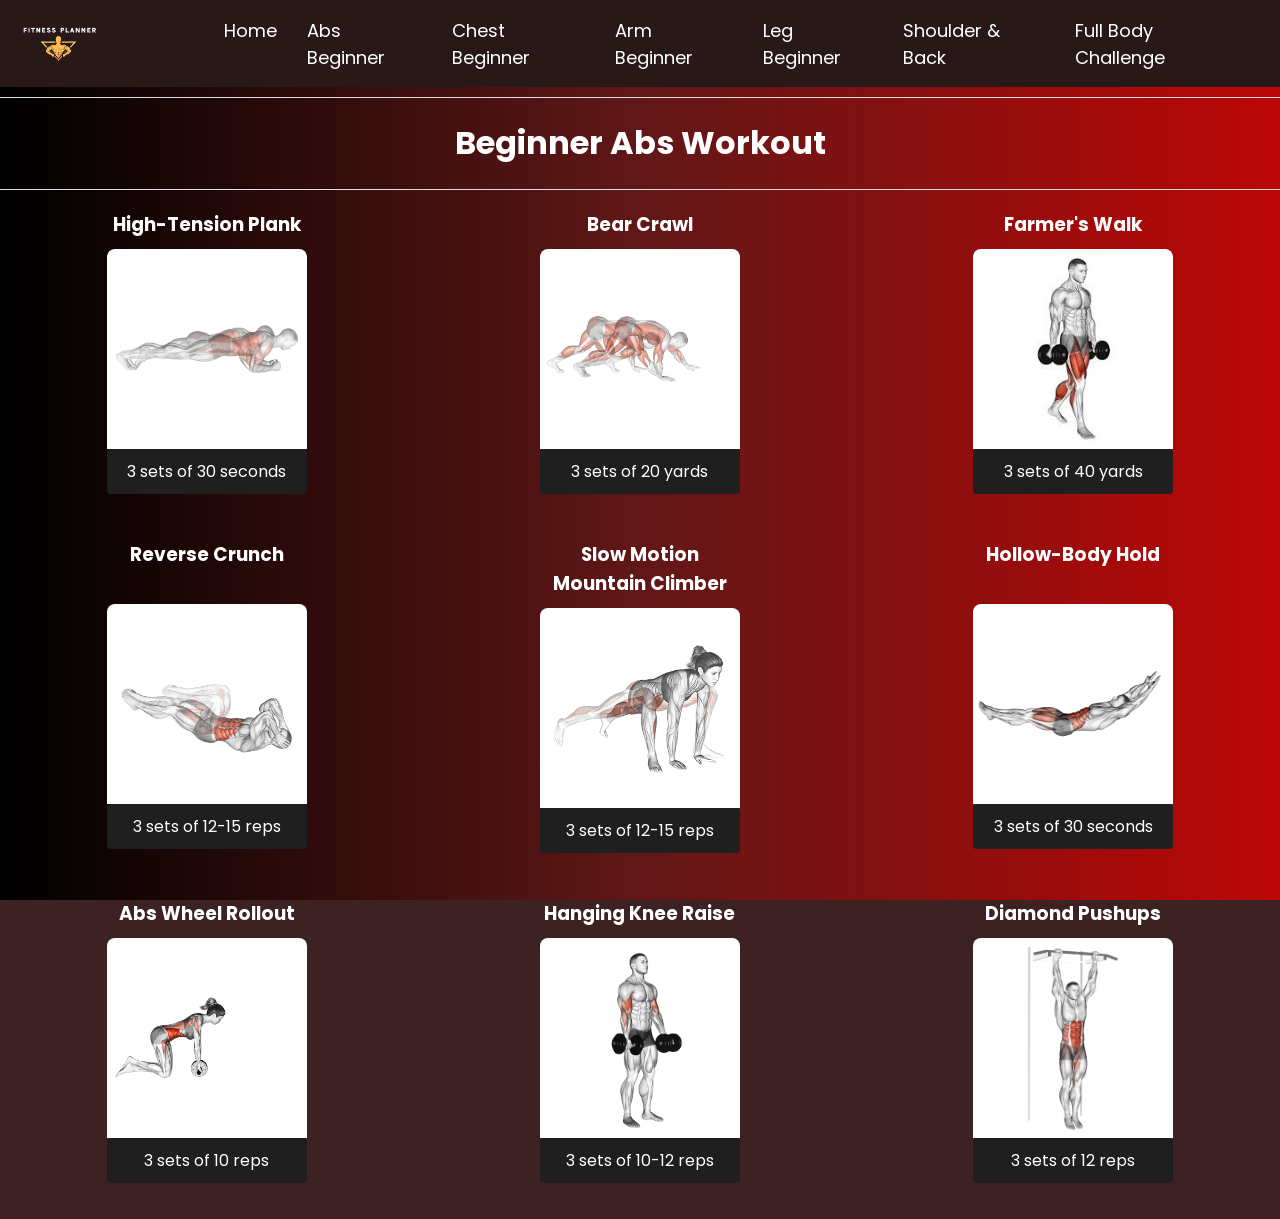
<file: absbeginer.html>
<!-- <!DOCTYPE html>
<html lang="en">
<head>
    <meta charset="UTF-8">
    <meta name="viewport" content="width=device-width, initial-scale=1.0">
    <title>Document</title>
    <style>
       
            body {
    font-family: 'Poppins', sans-serif;
  background-color: rgb(60, 34, 34);   
    background-image: linear-gradient(to right, #000000, #611717, #bc0606); 
    background-size: cover; 
    background-attachment: fixed;
    margin: 0;
    padding: 0;
    color: white;
        }
        #topmain {
    display: flex;
    
    justify-content: space-between;
    align-items: center;
    padding: 10px 20px;
    background-color: #291818;
}

#logo img {
    height: 60px;
    width: auto;
}

nav {
    display: flex;
    flex-grow: 1;
    margin-left: 110px;
}

nav a {
    position: relative;
    color: #ffffff;
    text-decoration: none;
    padding: 5px 15px;
    font-size: 18px;
}

nav a::after {
    content: '';
    position: absolute;
    width: 0;
    height: 2px;
    background-color: #ffffff;
    left: 0;
    bottom: 0;
    transition: width 0.3s ease-in-out;
}

nav a:hover::after {
    left: 30%;
    width: 40%;
}
        .exercise-container {
            display: flex;
            flex-wrap: wrap;
            justify-content: space-around;
            gap: 20px;
            margin-bottom: 20px;
        }
        .exercise-item {
            width: 200px;
            text-align: center;
        }
        .exercise-item img {
            width: 100%;
            height: auto;
        }
        .exercise-item h3 {
            margin: 0;
            padding: 10px 0;
        }
        hr {
            border: 0;
            border-top: 1px solid #ddd;
            margin: 10px 0;
        }
        h1{
            text-align: center;
        }
    </style>
</head>
<body>
    <div id="topmain">
        <div id="logo">
            <img src="logofit.png" alt="Fit-Track Logo">
        </div>
        <nav>
            <a href="home.php">Home</a>
            <a href="plan.html">Planner</a>
            <a href="profile.php">Profile</a>
            <a href="calci.html">Calculators</a>
         
        </nav>
    </div>
    <hr>
    <h1> Beginner Abs Workout</h1>
    <hr>
    <div class="exercise-container">
        <div class="exercise-item">
            <h3>High-Tension Plank</h3>
            <img src="plank2.png" alt="Hammer Curl">
        </div>
        <div class="exercise-item">
            <h3>Bear Crawal</h3>
            <img src="bear-crawl-.gif" alt="Standing Cable Biceps Curl">
        </div>
        <div class="exercise-item">
            <h3>Farmer's Walk</h3>
            <img src="farmers walk.jfif" alt="Triceps Rope Pushdown">
        </div>
    </div>
    <div class="exercise-container">
        <div class="exercise-item">
            <h3>Reverse Crunch</h3>
            <img src="reverse-crunch.gif" alt="Bench Dips">
        </div>
        <div class="exercise-item">
            <h3>Slow Motion Mountain-Climber</h3>
            <img src="mountainclimbed.png" alt="Barbell Biceps Curl">
        </div>
        <div class="exercise-item">
            <h3>Hollow-Body Hollow-Body</h3>
            <img src="hollow-body-holds.gif" alt="Preacher Curl">
        </div>
    </div>
    <div class="exercise-container">
        <div class="exercise-item">
            <h3>Abs Wheel Rollout</h3>
            <img src="abs-wheel rollout.gif" alt="Concentration Curls">
        </div>
        <div class="exercise-item">
            <h3>Hanging Knee Raise</h3>
            <img src="dumbbell-bicep-curl.png" alt="Alternating Dumbbell Biceps Curl">
        </div>
        <div class="exercise-item">
            <h3>Close-Hand Pushups aka Diamond Pushups</h3>
            <img src="hanging knee raise.gif" alt="">
            
        </div><br>
       
</body>
</html> -->
<!DOCTYPE html>
<html lang="en">
<head>
    <meta charset="UTF-8">
    <meta name="viewport" content="width=device-width, initial-scale=1.0">
    <title>Beginner Abs Workout</title>
    <link href="https://fonts.googleapis.com/css2?family=Poppins:wght@400;600&display=swap" rel="stylesheet">
    <style>
        body {
            font-family: 'Poppins', sans-serif;
            background-color: rgb(60, 34, 34);   
            background-image: linear-gradient(to right, #000000, #611717, #bc0606); 
            background-size: cover; 
            background-attachment: fixed;
            margin: 0;
            padding: 0;
            color: white;
        }
        #topmain {
            display: flex;
            justify-content: space-between;
            align-items: center;
            padding: 10px 20px;
            background-color: #291818;
        }
        #logo img {
            height: 60px;
            width: auto;
        }
        nav {
            display: flex;
            flex-grow: 1;
            margin-left: 110px;
        }
        nav a {
            position: relative;
            color: #ffffff;
            text-decoration: none;
            padding: 5px 15px;
            font-size: 18px;
        }
        nav a::after {
            content: '';
            position: absolute;
            width: 0;
            height: 2px;
            background-color: #ffffff;
            left: 0;
            bottom: 0;
            transition: width 0.3s ease-in-out;
        }
        nav a:hover::after {
            left: 30%;
            width: 40%;
        }
        .exercise-container {
            display: flex;
            flex-wrap: wrap;
            justify-content: space-around;
            gap: 20px;
            margin-bottom: 20px;
        }
        .exercise-item {
            width: 200px;
            text-align: center;
            transition: transform 0.3s ease-in-out;
        }
        .exercise-item:hover {
            transform: scale(1.05); /* Hover zoom effect */
        }
        .exercise-item img {
            width: 100%;
            height: auto;
            display: block;
            border-radius: 8px;
            border-bottom-left-radius: 0px;
            border-bottom-right-radius: 0px;
        }
        .exercise-item h3 {
            margin: 0;
            padding: 10px 0;
        }
        .exercise-item p {
            margin-top: 0px;
            padding: 10px;
            background-color: #1f1f1f;
            color: #ffffff;
            font-size: 16px;
            text-align: center;
            border-radius: 4px;
            transition: background-color 0.3s ease-in-out;
        }
        .exercise-item:hover p {
            background-color: #611717; /* Hover effect on text */
        }
        hr {
            border: 0;
            border-top: 1px solid #ddd;
            margin: 10px 0;
        }
        h1 {
            text-align: center;
        }
        
        /* Responsive adjustments */
        @media (max-width: 768px) {
            .exercise-item p {
                font-size: 14px;
            }
        }

        @media (max-width: 480px) {
            .exercise-item p {
                font-size: 12px;
            }
        }
    </style>
</head>
<body>
    <div id="topmain">
        <div id="logo">
            <img src="logofit.png" alt="Fit-Track Logo">
        </div>
        <nav>
            <a href="home.php">Home</a>
            <a href="absbeginer.html">Abs Beginner</a>
            <a href="chestbeginer.html">Chest Beginner</a>
            <a href="armbeginer.html">Arm Beginner</a>
            <a href="legbeginer.html">Leg Beginner</a>
            <a href="shoulderandbackbeginer.html">Shoulder & Back </a>
            <a href="fullbodychallenge.html">Full Body Challenge</a>
        </nav>
    </div>
    <hr>
    <h1>Beginner Abs Workout</h1>
    <hr>
    <div class="exercise-container">
        <div class="exercise-item">
            <h3>High-Tension Plank</h3>
            <img src="plank2.png" alt="High-Tension Plank">
            <p>3 sets of 30 seconds</p>
        </div>
        <div class="exercise-item">
            <h3>Bear Crawl</h3>
            <img src="bear-crawl-.gif" alt="Bear Crawl">
            <p>3 sets of 20 yards</p>
        </div>
        <div class="exercise-item">
            <h3>Farmer's Walk</h3>
            <img src="farmers walk.jfif" alt="Farmer's Walk">
            <p>3 sets of 40 yards</p>
        </div>
    </div>
    <div class="exercise-container">
        <div class="exercise-item">
            <h3>Reverse Crunch</h3><br>
            <img src="reverse-crunch.gif" alt="Reverse Crunch">
            <p>3 sets of 12-15 reps</p>
        </div>
        <div class="exercise-item">
            <h3>Slow Motion Mountain Climber</h3>
            <img src="mountainclimbed.png" alt="Slow Motion Mountain Climber">
            <p>3 sets of 12-15 reps</p>
        </div>
        <div class="exercise-item">
            <h3>Hollow-Body Hold</h3><br>
            <img src="hollow-body-holds.gif" alt="Hollow-Body Hold">
            <p>3 sets of 30 seconds</p>
        </div>
    </div>
    <div class="exercise-container">
        <div class="exercise-item">
            <h3>Abs Wheel Rollout</h3>
            <img src="abs-wheel rollout.gif" alt="Abs Wheel Rollout">
            <p>3 sets of 10 reps</p>
        </div>
        <div class="exercise-item">
            <h3>Hanging Knee Raise</h3>
            <img src="dumbbell-bicep-curl.png" alt="Hanging Knee Raise">
            <p>3 sets of 10-12 reps</p>
        </div>
        <div class="exercise-item">
            <h3>Diamond Pushups</h3>
            <img src="hanging knee raise.gif" alt="Diamond Pushups">
            <p>3 sets of 12 reps</p>
        </div>
    </div>
</body>
</html>
</file>
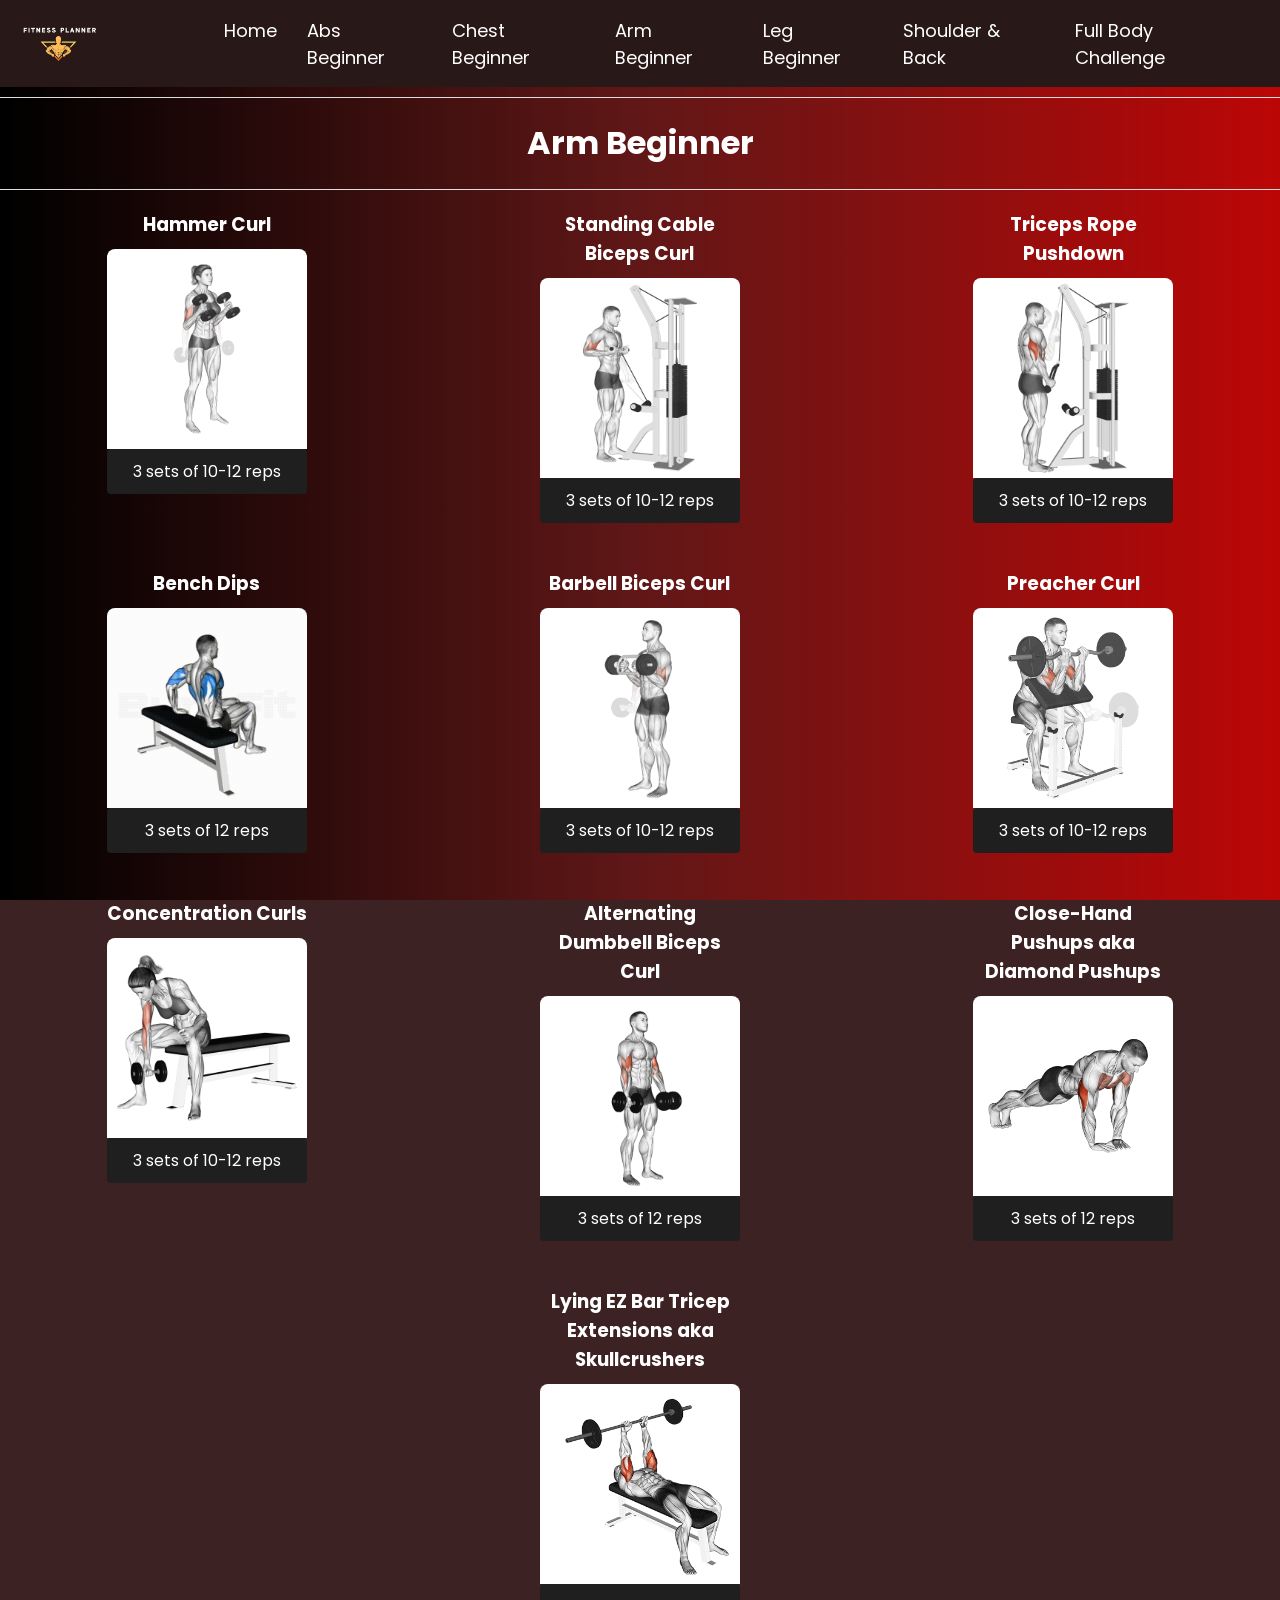
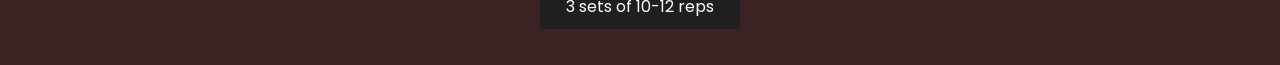
<file: armbeginer.html>
<!-- <!DOCTYPE html>
<html lang="en">
<head>
    <meta charset="UTF-8">
    <meta name="viewport" content="width=device-width, initial-scale=1.0">
    <title>Document</title>
    <style>
       
            body {
    font-family: 'Poppins', sans-serif;
  background-color: rgb(60, 34, 34);   
    background-image: linear-gradient(to right, #000000, #611717, #bc0606); 
    background-size: cover; 
    background-attachment: fixed;
    margin: 0;
    padding: 0;
    color: white;
        }
        #topmain {
    display: flex;
    
    justify-content: space-between;
    align-items: center;
    padding: 10px 20px;
    background-color: #291818;
}

#logo img {
    height: 60px;
    width: auto;
}

nav {
    display: flex;
    flex-grow: 1;
    margin-left: 110px;
}

nav a {
    position: relative;
    color: #ffffff;
    text-decoration: none;
    padding: 5px 15px;
    font-size: 18px;
}

nav a::after {
    content: '';
    position: absolute;
    width: 0;
    height: 2px;
    background-color: #ffffff;
    left: 0;
    bottom: 0;
    transition: width 0.3s ease-in-out;
}

nav a:hover::after {
    left: 30%;
    width: 40%;
}
        .exercise-container {
            display: flex;
            flex-wrap: wrap;
            justify-content: space-around;
            gap: 20px;
            margin-bottom: 20px;
        }
        .exercise-item {
            width: 200px;
            text-align: center;
        }
        .exercise-item img {
            width: 100%;
            height: auto;
        }
        .exercise-item h3 {
            margin: 0;
            padding: 10px 0;
        }
        hr {
            border: 0;
            border-top: 1px solid #ddd;
            margin: 10px 0;
        }
    </style>
</head>
<body>
    <div id="topmain">
        <div id="logo">
            <img src="logofit.png" alt="Fit-Track Logo">
        </div>
        <nav>
            <a href="home.php">Home</a>
            <a href="plan.html">Planner</a>
            <a href="profile.php">Profile</a>
            <a href="calci.html">Calculators</a>
         
        </nav>
    </div>
    <hr>
    <h1>Arm Beginner</h1>
    <hr>
    <div class="exercise-container">
        <div class="exercise-item">
            <h3>Hammer Curl</h3>
            <img src="hammercurl2.png" alt="Hammer Curl">
        </div>
        <div class="exercise-item">
            <h3>Standing Cable Biceps Curl</h3>
            <img src="cable-drag-curl.png" alt="Standing Cable Biceps Curl">
        </div>
        <div class="exercise-item">
            <h3>Triceps Rope Pushdown</h3>
            <img src="cable-tricep-pushdown.png" alt="Triceps Rope Pushdown">
        </div>
    </div>
    <div class="exercise-container">
        <div class="exercise-item">
            <h3>Bench Dips</h3>
            <img src="BENCH_DIPS.png" alt="Bench Dips">
        </div>
        <div class="exercise-item">
            <h3>Barbell Biceps Curl</h3>
            <img src="barbeelbicep.png" alt="Barbell Biceps Curl">
        </div>
        <div class="exercise-item">
            <h3>Preacher Curl</h3>
            <img src="preacher-curl.png" alt="Preacher Curl">
        </div>
    </div>
    <div class="exercise-container">
        <div class="exercise-item">
            <h3>Concentration Curls</h3>
            <img src="dumbbell-concentration-curl.png" alt="Concentration Curls">
        </div>
        <div class="exercise-item">
            <h3>Alternating Dumbbell Biceps Curl</h3>
            <img src="dumbbell-bicep-curl.png" alt="Alternating Dumbbell Biceps Curl">
        </div>
        <div class="exercise-item">
            <h3>Close-Hand Pushups aka Diamond Pushups</h3>
            <img src="diamond-pushup.png" alt="">
            
        </div>
    </div>
    <div class="exercise-container">
        <div class="exercise-item">
            <h3>Lying EZ Bar Tricep Extensions aka Skullcrushers</h3>
            <img src="tricepbench.png" alt="">
        
        </div>
    </div>
</body>
</html> -->
<!DOCTYPE html>
<html lang="en">
<head>
    <meta charset="UTF-8">
    <meta name="viewport" content="width=device-width, initial-scale=1.0">
    <title>Arm Beginner Workout</title>
    <link href="https://fonts.googleapis.com/css2?family=Poppins:wght@400;600&display=swap" rel="stylesheet">
    <style>
        body {
            font-family: 'Poppins', sans-serif;
            background-color: rgb(60, 34, 34);   
            background-image: linear-gradient(to right, #000000, #611717, #bc0606); 
            background-size: cover; 
            background-attachment: fixed;
            margin: 0;
            padding: 0;
            color: white;
        }
        #topmain {
            display: flex;
            justify-content: space-between;
            align-items: center;
            padding: 10px 20px;
            background-color: #291818;
        }
        #logo img {
            height: 60px;
            width: auto;
        }
        nav {
            display: flex;
            flex-grow: 1;
            margin-left: 110px;
        }
        nav a {
            position: relative;
            color: #ffffff;
            text-decoration: none;
            padding: 5px 15px;
            font-size: 18px;
        }
        nav a::after {
            content: '';
            position: absolute;
            width: 0;
            height: 2px;
            background-color: #ffffff;
            left: 0;
            bottom: 0;
            transition: width 0.3s ease-in-out;
        }
        nav a:hover::after {
            left: 30%;
            width: 40%;
        }
        .exercise-container {
            display: flex;
            flex-wrap: wrap;
            justify-content: space-around;
            gap: 20px;
            margin-bottom: 20px;
        }
        .exercise-item {
            width: 200px;
            text-align: center;
            transition: transform 0.3s ease-in-out;
        }
        .exercise-item:hover {
            transform: scale(1.05);
        }
        .exercise-item img {
            width: 100%;
            height: auto;
            display: block;
            border-radius: 8px;
            border-bottom-left-radius: 0px;
            border-bottom-right-radius: 0px;
        }
        .exercise-item h3 {
            margin: 0;
            padding: 10px 0;
        }
        .exercise-item p {
            margin-top: 0px;
            padding: 10px;
            background-color: #1f1f1f;
            color: #ffffff;
            font-size: 16px;
            text-align: center;
            border-radius: 4px;
            transition: background-color 0.3s ease-in-out;
        }
        .exercise-item:hover p {
            background-color: #611717;
        }
        hr {
            border: 0;
            border-top: 1px solid #ddd;
            margin: 10px 0;
        }
        h1 {
            text-align: center;
        }

        /* Responsive adjustments */
        @media (max-width: 768px) {
            .exercise-item p {
                font-size: 14px;
            }
        }

        @media (max-width: 480px) {
            .exercise-item p {
                font-size: 12px;
            }
        }
    </style>
</head>
<body>
    <div id="topmain">
        <div id="logo">
            <img src="logofit.png" alt="Fit-Track Logo">
        </div>
        <nav>
            <a href="home.php">Home</a>
            <a href="absbeginer.html">Abs Beginner</a>
            <a href="chestbeginer.html">Chest Beginner</a>
            <a href="armbeginer.html">Arm Beginner</a>
            <a href="legbeginer.html">Leg Beginner</a>
            <a href="shoulderandbackbeginer.html">Shoulder & Back </a>
            <a href="fullbodychallenge.html">Full Body Challenge</a>
        </nav>
    </div>
    <hr>
    <h1>Arm Beginner</h1>
    <hr>
    <div class="exercise-container">
        <div class="exercise-item">
            <h3>Hammer Curl</h3>
            <img src="hammercurl2.png" alt="Hammer Curl">
            <p>3 sets of 10-12 reps</p>
        </div>
        <div class="exercise-item">
            <h3>Standing Cable Biceps Curl</h3>
            <img src="cable-drag-curl.png" alt="Standing Cable Biceps Curl">
            <p>3 sets of 10-12 reps</p>
        </div>
        <div class="exercise-item">
            <h3>Triceps Rope Pushdown</h3>
            <img src="cable-tricep-pushdown.png" alt="Triceps Rope Pushdown">
            <p>3 sets of 10-12 reps</p>
        </div>
    </div>
    <div class="exercise-container">
        <div class="exercise-item">
            <h3>Bench Dips</h3>
            <img src="BENCH_DIPS.png" alt="Bench Dips">
            <p>3 sets of 12 reps</p>
        </div>
        <div class="exercise-item">
            <h3>Barbell Biceps Curl</h3>
            <img src="barbeelbicep.png" alt="Barbell Biceps Curl">
            <p>3 sets of 10-12 reps</p>
        </div>
        <div class="exercise-item">
            <h3>Preacher Curl</h3>
            <img src="preacher-curl.png" alt="Preacher Curl">
            <p>3 sets of 10-12 reps</p>
        </div>
    </div>
    <div class="exercise-container">
        <div class="exercise-item">
            <h3>Concentration Curls</h3>
            <img src="dumbbell-concentration-curl.png" alt="Concentration Curls">
            <p>3 sets of 10-12 reps</p>
        </div>
        <div class="exercise-item">
            <h3>Alternating Dumbbell Biceps Curl</h3>
            <img src="dumbbell-bicep-curl.png" alt="Alternating Dumbbell Biceps Curl">
            <p>3 sets of 12 reps</p>
        </div>
        <div class="exercise-item">
            <h3>Close-Hand Pushups aka Diamond Pushups</h3>
            <img src="diamond-pushup.png" alt="Diamond Pushups">
            <p>3 sets of 12 reps</p>
        </div>
    </div>
    <div class="exercise-container">
        <div class="exercise-item">
            <h3>Lying EZ Bar Tricep Extensions aka Skullcrushers</h3>
            <img src="tricepbench.png" alt="Lying EZ Bar Tricep Extensions">
            <p>3 sets of 10-12 reps</p>
        </div>
    </div>
</body>
</html>
</file>
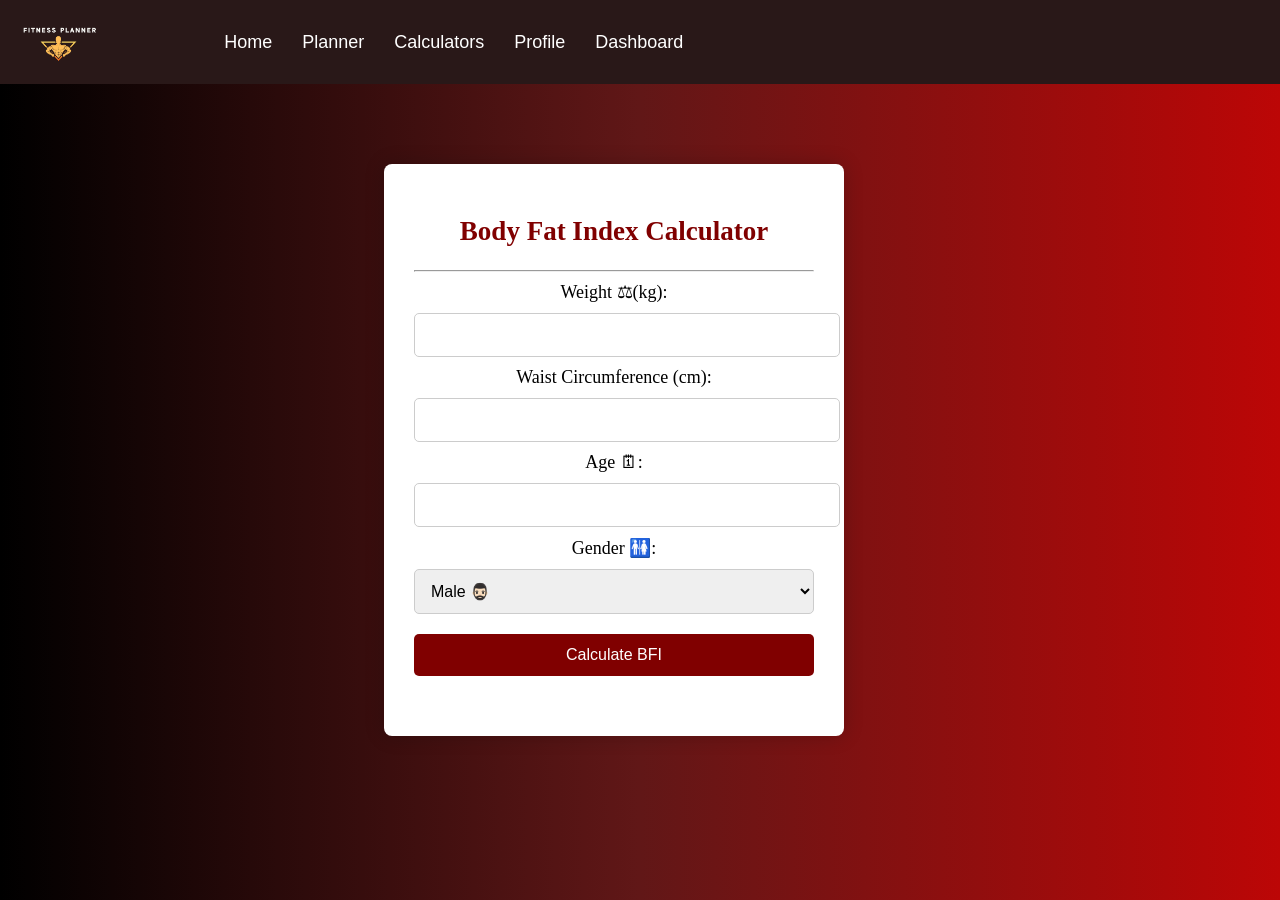
<file: bfi.html>
<!DOCTYPE html>
<html lang="en">
<head>
    <meta charset="UTF-8">
    <meta name="viewport" content="width=device-width, initial-scale=1.0">
    <title>Body Fat Index Calculator</title>
   <link rel="stylesheet" href="">
   <style>body {
    font-family: 'Poppins', sans-serif;
  background-color: rgb(60, 34, 34);   
    background-image: linear-gradient(to right, #000000, #611717, #bc0606); 
    background-size: cover; 
    background-attachment: fixed;
    margin: 0;
    padding: 0;
}
#topmain {
    display: flex;
    
    justify-content: space-between;
    align-items: center;
    padding: 10px 20px;
    background-color: #291818;
}

#logo img {
    height: 60px;
    width: auto;
}

nav {
    display: flex;
    flex-grow: 1;
    margin-left: 110px;
}

nav a {
    position: relative;
    color: #ffffff;
    text-decoration: none;
    padding: 5px 15px;
    font-size: 18px;
}

nav a::after {
    content: '';
    position: absolute;
    width: 0;
    height: 2px;
    background-color: #ffffff;
    left: 0;
    bottom: 0;
    transition: width 0.3s ease-in-out;
}

nav a:hover::after {
    left: 30%;
    width: 40%;
}
  

    .container {
        background-color: white;
        padding: 30px;
        font-family: Cambria, serif;
        font-size: large;
        border-radius: 8px;
        box-shadow: 0 0 20px rgba(0, 0, 0, 0.2);
        max-width: 400px;
        width: 100%;
        text-align: center;
        margin-top: 80px; /* Adjust this value to create space below the fixed header */
        margin-left: 30%;
    }

    h2 {
        color: #800000;
    }

    input, select, button {
        width: 100%;
        padding: 12px;
        margin: 10px 0;
        border-radius: 5px;
        border: 1px solid #ccc;
        font-size: 1rem;
    }

    button {
        background-color: #800000;
        color: white;
        border: none;
        cursor: pointer;
        transition: background-color 0.3s;
    }

    button:hover {
        background-color: #8d4a4a;
    }

    #result {
        margin-top: 20px;
        font-weight: bold;
        color: #333;
        transition: all 0.3s ease-in-out;
    }
</style>
</head>
<body>
    <div id="topmain">
        <div id="logo">
            <img src="logofit.png" alt="Fit-Track Logo">
        </div>
        <nav>
            <a href="home.php">Home</a>
            <a href="plan.html">Planner</a>
            <a href="calci.html">Calculators</a>
            <a href="profile.php">Profile</a>
            <a href="dashboard.html">Dashboard</a>
        </nav>
    </div>
<div class="container">
    <h2>Body Fat Index Calculator</h2> <hr>

    <form id="bfiForm">
        <label for="weight">Weight ⚖(kg):</label>
        <input type="number" id="weight" name="weight" required>

        <label for="waist">Waist Circumference (cm):</label>
        <input type="number" id="waist" name="waist" required>

        <label for="age">Age 🗓:</label>
        <input type="number" id="age" name="age" required>

        <label for="gender">Gender 🚻:</label>
        <select id="gender" name="gender" required>
            <option value="male">Male 🧔🏻‍♂️</option>
            <option value="female">Female 👩🏻</option>
        </select>

        <button type="button" onclick="calculateBFI()">Calculate BFI</button>
    </form>

    <div id="result"></div>
    <div id="review"></div>
</div>

<script>
// Function to calculate the Body Fat Index (BFI)
function calculateBFI() {
    // Get values from form inputs
    const weight = parseFloat(document.getElementById('weight').value);
    const waist = parseFloat(document.getElementById('waist').value);
    const age = parseFloat(document.getElementById('age').value);
    const gender = document.getElementById('gender').value;

    // Check if values are valid
    if (weight > 0 && waist > 0 && age > 0) {
        let bfi;

        // BFI calculation logic based on gender (using the US Navy method as an example)
        if (gender === 'male') {
            bfi = (495 / (1.0324 - 0.19077 * Math.log10(waist - age) + 0.15456 * Math.log10(weight))) - 450;
        } else {
            bfi = (495 / (1.29579 - 0.35004 * Math.log10(waist + age) + 0.22100 * Math.log10(weight))) - 450;
        }

        // Round the result
        bfi = bfi.toFixed(2);

        // Display the result with a smooth transition
        document.getElementById('result').innerHTML = `Your Body Fat Index is: ${bfi}%`;

        // Generate and display a short review
        let review;
        if (gender === 'male') {
            if (bfi < 6) {
                review = "You're very lean, perhaps an athlete.";
            } else if (bfi <= 24) {
                review = "You're in a healthy range.";
            } else {
                review = "Consider a fitness plan; you're above the healthy range.";
            }
        } else {
            if (bfi < 14) {
                review = "You're very lean, perhaps an athlete.";
            } else if (bfi <= 31) {
                review = "You're in a healthy range.";
            } else {
                review = "Consider a fitness plan; you're above the healthy range.";
            }
        }

        document.getElementById('review').innerHTML = review;
    } else {
        document.getElementById('result').innerHTML = "Please enter valid values.";
    }
}
</script>

</body>
</html>
</file>
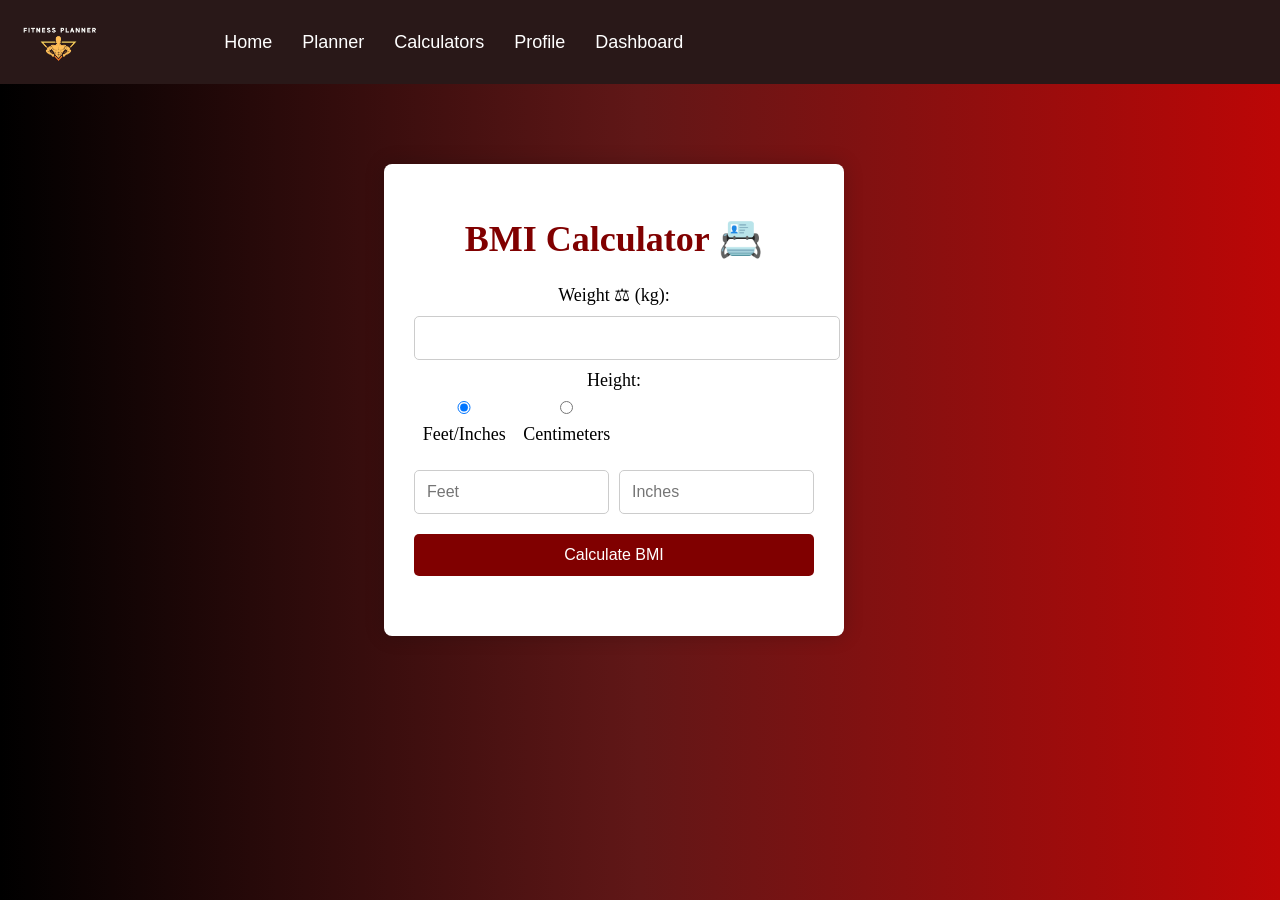
<file: bmi.html>
<!DOCTYPE html>
<html lang="en">
<head>
    <meta charset="UTF-8">
    <meta name="viewport" content="width=device-width, initial-scale=1.0">
    <title>Body Fat Index Calculator</title>
    <style>
        body {
            font-family: 'Poppins', sans-serif;
            background-color: rgb(60, 34, 34);   
            background-image: linear-gradient(to right, #000000, #611717, #bc0606); 
            background-size: cover; 
            background-attachment: fixed;
            margin: 0;
            padding: 0;
        }
        #topmain {
            display: flex;
            justify-content: space-between;
            align-items: center;
            padding: 10px 20px;
            background-color: #291818;
        }

        #logo img {
            height: 60px;
            width: auto;
        }

        nav {
            display: flex;
            flex-grow: 1;
            margin-left: 110px;
        }

        nav a {
            position: relative;
            color: #ffffff;
            text-decoration: none;
            padding: 5px 15px;
            font-size: 18px;
        }

        nav a::after {
            content: '';
            position: absolute;
            width: 0;
            height: 2px;
            background-color: #ffffff;
            left: 0;
            bottom: 0;
            transition: width 0.3s ease-in-out;
        }

        nav a:hover::after {
            left: 30%;
            width: 40%;
        }

        .container {
            background-color: white;
            padding: 30px;
            font-family: Cambria, serif;
            font-size: large;
            border-radius: 8px;
            box-shadow: 0 0 20px rgba(0, 0, 0, 0.2);
            max-width: 400px;
            width: 100%;
            text-align: center;
            margin-top: 80px; 
            margin-left: 30%;
        }

        h1 {
            color: #800000;
        }

        input, select, button {
            width: 100%;
            padding: 12px;
            margin: 10px 0;
            border-radius: 5px;
            border: 1px solid #ccc;
            font-size: 1rem;
        }

        button {
            background-color: #800000;
            color: white;
            border: none;
            cursor: pointer;
            transition: background-color 0.3s;
        }

        button:hover {
            background-color: #8d4a4a;
        }

        #result {
            margin-top: 20px;
            font-weight: bold;
            color: #333;
            transition: all 0.3s ease-in-out;
        }

        .height-container {
            display: flex;
            align-items: center;
            justify-content: flex-start;
            margin-bottom: 15px;
        }

        .height-inputs {
            display: none;
        }

        .height-fields {
            display: flex;
            gap: 10px;
            margin-top: 10px;
        }

        .height-fields input {
            width: calc(50% - 5px);
        }
    </style>
</head>
<body>
    <div id="topmain">
        <div id="logo">
            <img src="logofit.png" alt="Fit-Track Logo">
        </div>
        <nav>
            <a href="home.php">Home</a>
            <a href="plan.html">Planner</a>
            <a href="calci.html">Calculators</a>
            <a href="profile.php">Profile</a>
            <a href="dashboard.html">Dashboard</a>
    </div>
    <div class="container">
        <h1>BMI Calculator 📇</h1>
        <form id="bmiForm">
            <label for="weight">Weight ⚖ (kg):</label>
            <input type="number" id="weight" name="weight" required>

            <label>Height:</label>
            <div class="height-container">
                <div>
                    <input type="radio" name="height-unit" id="height-ft" value="ft" onclick="toggleHeightInputs()" checked>
                    <label for="height-ft">Feet/Inches</label>
                </div>
                <div>
                    <input type="radio" name="height-unit" id="height-cm" value="cm" onclick="toggleHeightInputs()">
                    <label for="height-cm">Centimeters</label>
                </div>
            </div>

            <div id="height-inputs-ft" class="height-inputs height-fields">
                <input type="number" id="height-feet" placeholder="Feet" required>
                <input type="number" id="height-inches" placeholder="Inches" required>
            </div>

            <div id="height-inputs-cm" class="height-inputs">
                <input type="number" id="height-cm-input" placeholder="Centimeters" required>
            </div>
            
            <button type="button" onclick="calculateBMI()">Calculate BMI</button>
        </form>
        <div id="result"></div>
    </div>

    <script>
        function toggleHeightInputs() {
            const ftInputs = document.getElementById('height-inputs-ft');
            const cmInput = document.getElementById('height-inputs-cm');

            if (document.getElementById('height-ft').checked) {
                ftInputs.style.display = 'flex';
                cmInput.style.display = 'none';
            } else {
                ftInputs.style.display = 'none';
                cmInput.style.display = 'block';
            }
        }

        function calculateBMI() {
            const weight = document.getElementById('weight').value;
            let height;

            if (document.getElementById('height-ft').checked) {
                const feet = document.getElementById('height-feet').value;
                const inches = document.getElementById('height-inches').value;
                height = (parseInt(feet) * 12 + parseInt(inches)) * 0.0254; // Convert to meters
            } else {
                height = document.getElementById('height-cm-input').value / 100; // Convert cm to meters
            }

            const bmi = (weight / (height * height)).toFixed(2);
            let resultText = `Your BMI is ${bmi}. `;

            if (bmi < 18.5) {
                resultText += "You are underweight.";
            } else if (bmi < 24.9) {
                resultText += "You have a normal weight.";
            } else if (bmi < 29.9) {
                resultText += "You are overweight.";
            } else {
                resultText += "You are obese.";
            }

            document.getElementById('result').innerText = resultText;
        }

        // Initialize height inputs visibility
        toggleHeightInputs();
    </script>
</body>
</html>
</file>
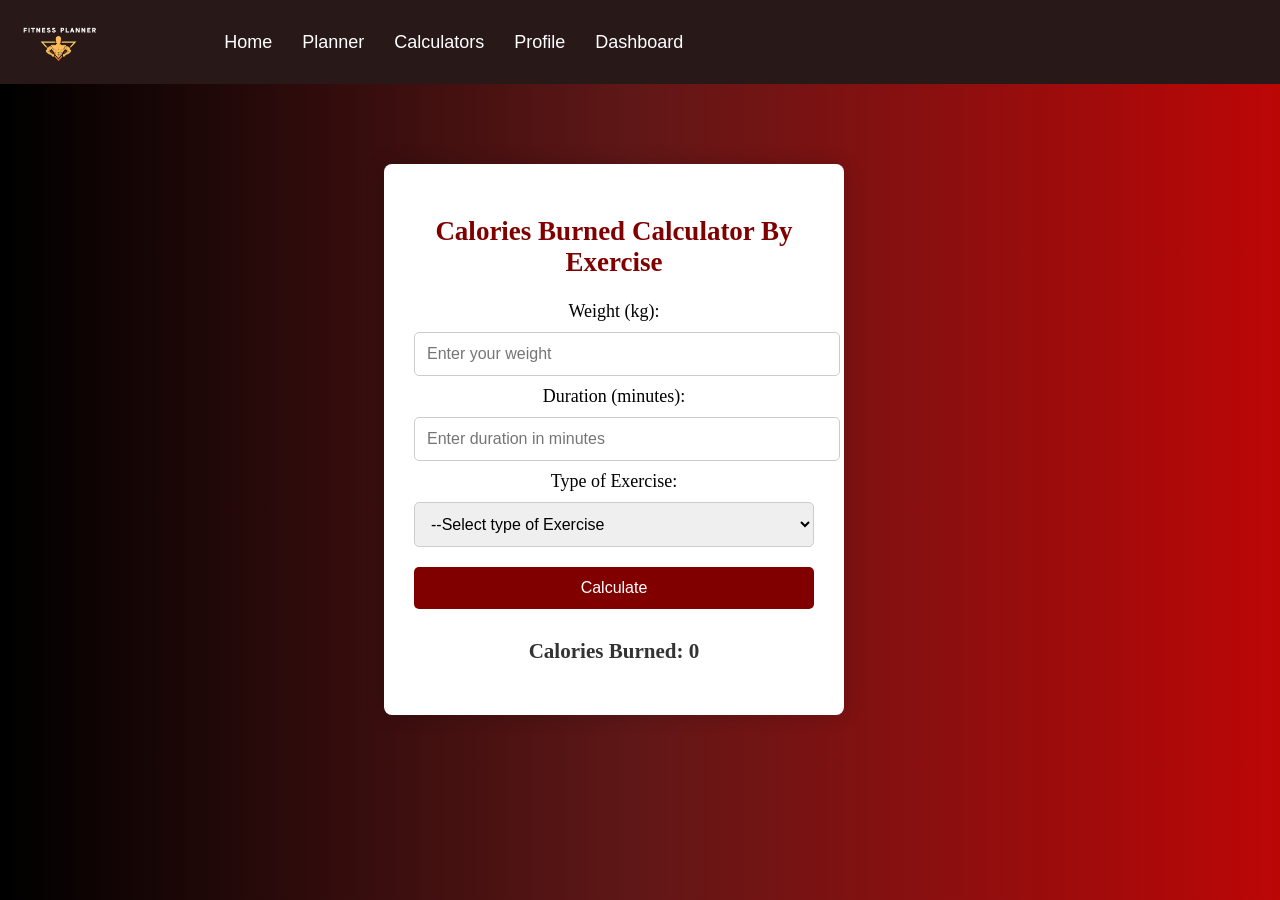
<file: cb.html>
<!DOCTYPE html>
<html lang="en">
<head>
    <meta charset="UTF-8">
    <meta name="viewport" content="width=device-width, initial-scale=1.0">
    <title>Calories Burned Calculator</title>
    <style>
        body {
            font-family: 'Poppins', sans-serif;
            background-color: rgb(60, 34, 34);   
            background-image: linear-gradient(to right, #000000, #611717, #bc0606); 
            background-size: cover; 
            background-attachment: fixed;
            margin: 0;
            padding: 0;
        }
        #topmain {
            display: flex;
            justify-content: space-between;
            align-items: center;
            padding: 10px 20px;
            background-color: #291818;
        }

        #logo img {
            height: 60px;
            width: auto;
        }

        nav {
            display: flex;
            flex-grow: 1;
            margin-left: 110px;
        }

        nav a {
            position: relative;
            color: #ffffff;
            text-decoration: none;
            padding: 5px 15px;
            font-size: 18px;
        }

        nav a::after {
            content: '';
            position: absolute;
            width: 0;
            height: 2px;
            background-color: #ffffff;
            left: 0;
            bottom: 0;
            transition: width 0.3s ease-in-out;
        }

        nav a:hover::after {
            left: 30%;
            width: 40%;
        }

        .container {
            background-color: white;
            padding: 30px;
            font-family: Cambria, serif;
            font-size: large;
            border-radius: 8px;
            box-shadow: 0 0 20px rgba(0, 0, 0, 0.2);
            max-width: 400px;
            width: 100%;
            text-align: center;
            margin-top: 80px; /* Adjust this value to create space below the fixed header */
            margin-left: 30%;
        }

        h2 {
            color: #800000;
        }

        input, select, button {
            width: 100%;
            padding: 12px;
            margin: 10px 0;
            border-radius: 5px;
            border: 1px solid #ccc;
            font-size: 1rem;
        }

        button {
            background-color: #800000;
            color: white;
            border: none;
            cursor: pointer;
            transition: background-color 0.3s;
        }

        button:hover {
            background-color: #8d4a4a;
        }

        #result {
            margin-top: 20px;
            font-weight: bold;
            color: #333;
            transition: all 0.3s ease-in-out;
        }
    </style>
</head>
<body>
    <div id="topmain">
        <div id="logo">
            <img src="logofit.png" alt="Fit-Track Logo">
        </div>
        <nav>
            <a href="home.php">Home</a>
            <a href="plan.html">Planner</a>
            <a href="calci.html">Calculators</a>
            <a href="profile.php">Profile</a>
            <a href="dashboard.html">Dashboard</a>
        </nav>
    </div>

    <div class="container">
        <h2>Calories Burned Calculator By Exercise</h2>
        
        <label for="weight">Weight (kg):</label>
        <input type="number" id="weight" placeholder="Enter your weight" required>
        
        <label for="duration">Duration (minutes):</label>
        <input type="number" id="duration" placeholder="Enter duration in minutes" required>
        
        <label for="exercise">Type of Exercise:</label>
        <select id="exercise">
            <option value="0">--Select type of Exercise</option>
            <option value="3.5">Walking (3.5 MET)</option>
            <option value="7.0">Running (7.0 MET)</option>
            <option value="6.0">Cycling (6.0 MET)</option>
            <option value="8.0">Swimming (8.0 MET)</option>
            <option value="4.0">Yoga (4.0 MET)</option>
            <option value="5.5">Strength Training (5.5 MET)</option>
            <option value="5.0">Elliptical Trainer (5.0 MET)</option>
            <option value="6.5">Rowing Machine (6.5 MET)</option>
            <option value="7.5">Jump Rope (7.5 MET)</option>
            <option value="5.0">Leg Press (5.0 MET)</option>
            <option value="4.5">Back Exercise (4.5 MET)</option>
            <option value="4.0">Shoulder Exercise (4.0 MET)</option>
            <option value="6.0">Full Body Workout (6.0 MET)</option>
        </select>
        
        <button onclick="calculateCalories()">Calculate</button>
        
        <h3 id="result">Calories Burned: 0</h3>
    </div>

    <script>
        function calculateCalories() {
            var weight = document.getElementById('weight').value;
            var duration = document.getElementById('duration').value;
            var exercise = document.getElementById('exercise').value;

            // Convert duration to hours (since MET uses hours)
            var durationInHours = duration / 60;

            // Calculate calories burned
            var caloriesBurned = exercise * weight * durationInHours;

            // Display result
            document.getElementById('result').innerText = 'Calories Burned: ' + caloriesBurned.toFixed(2);
        }
    </script>
</body>
</html>
</file>
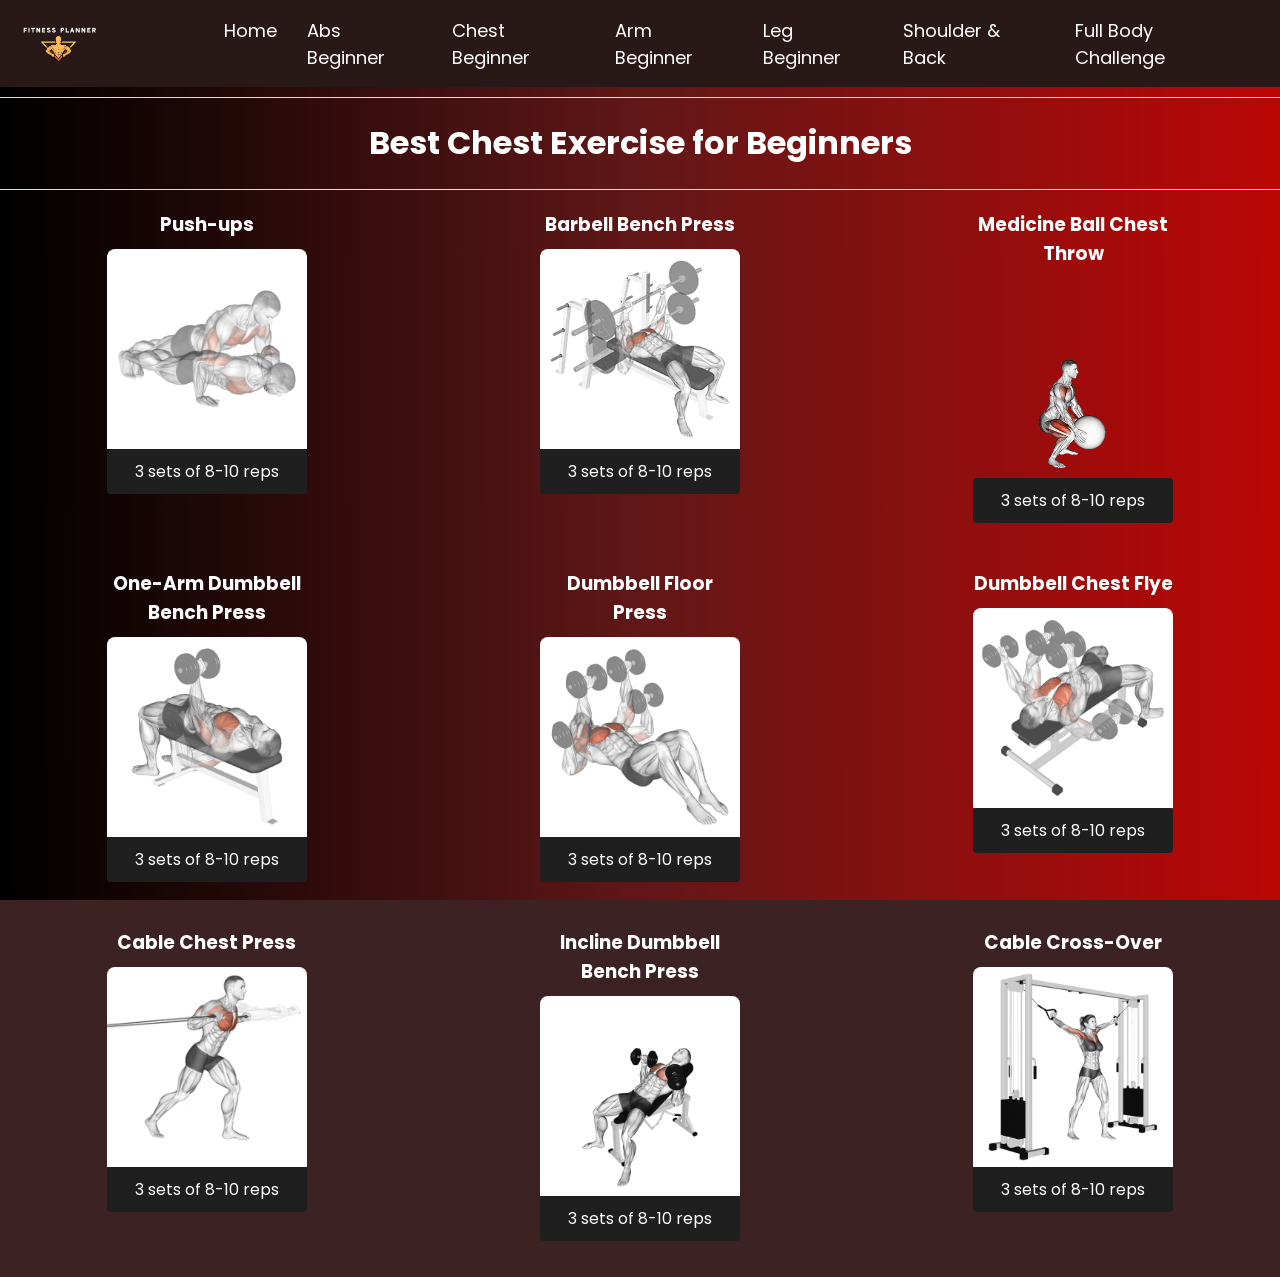
<file: chestbeginer.html>
<!-- <!DOCTYPE html>
<html lang="en">
<head>
    <meta charset="UTF-8">
    <meta name="viewport" content="width=device-width, initial-scale=1.0">
    <title>Document</title>
    <style>
       
            body {
    font-family: 'Poppins', sans-serif;
  background-color: rgb(60, 34, 34);   
    background-image: linear-gradient(to right, #000000, #611717, #bc0606); 
    background-size: cover; 
    background-attachment: fixed;
    margin: 0;
    padding: 0;
    color: white;
        }
        #topmain {
    display: flex;
    
    justify-content: space-between;
    align-items: center;
    padding: 10px 20px;
    background-color: #291818;
}

#logo img {
    height: 60px;
    width: auto;
}

nav {
    display: flex;
    flex-grow: 1;
    margin-left: 110px;
}

nav a {
    position: relative;
    color: #ffffff;
    text-decoration: none;
    padding: 5px 15px;
    font-size: 18px;
}

nav a::after {
    content: '';
    position: absolute;
    width: 0;
    height: 2px;
    background-color: #ffffff;
    left: 0;
    bottom: 0;
    transition: width 0.3s ease-in-out;
}

nav a:hover::after {
    left: 30%;
    width: 40%;
}
        .exercise-container {
            display: flex;
            flex-wrap: wrap;
            justify-content: space-around;
            gap: 20px;
            margin-bottom: 20px;
        }
        .exercise-item {
            width: 200px;
            text-align: center;
        }
        .exercise-item img {
            width: 100%;
            height: auto;
        }
        .exercise-item h3 {
            margin: 0;
            padding: 10px 0;
        }
        hr {
            border: 0;
            border-top: 1px solid #ddd;
            margin: 10px 0;
        }
    </style>
</head>
<body>
    <div id="topmain">
        <div id="logo">
            <img src="logofit.png" alt="Fit-Track Logo">
        </div>
        <nav>
            <a href="home.php">Home</a>
            <a href="plan.html">Planner</a>
            <a href="profile.php">Profile</a>
            <a href="calci.html">Calculators</a>
         
        </nav>
    </div>
    <hr>
    <h1>Best Chest Exercise for Beginners</h1>
    <div class="exercise-container">
        <div class="exercise-item">
            <h3>Push-ups</h3>
            <img src="1 push-up.gif" alt="">
        </div>
        <div class="exercise-item">
            <h3>Barbell Bench Press</h3>
            <img src="2bench-press-ezgif.com-webp-to-gif-converter.gif" alt="Standing Cable Biceps Curl">
        </div>
        <div class="exercise-item">
            <h3>Medicine Ball Chest Throw</h3>
            <img src="3 mb.gif" alt="Triceps Rope Pushdown">
        </div>
    </div>
    <div class="exercise-container">
        <div class="exercise-item">
            <h3>One-Arm Dumbbel Bench Press</h3>
            <img src="8dumbbell-one-arm-chest-press.gif" alt="Bench Dips">
        </div>
        <div class="exercise-item">
            <h3>Dumbbel Floor Press</h3>
            <img src="dumbbell-floor-press.png" alt="Barbell Biceps Curl">
        </div>
        <div class="exercise-item">
            <h3> Dumbbel chest Flye</h3>
            <img src="dumbbell-chest-fly-muscles.gif" alt="Preacher Curl">
        </div>
    </div>
    <div class="exercise-container">
        <div class="exercise-item">
            <h3>Cable Chest Press</h3>
            <img src="6cablepress.gif" alt="Concentration Curls">
        </div>
        <div class="exercise-item">
            <h3>Incline Dumbbell Bench Press</h3>
            <img src="dumbbell-incline-chest-press.gif" alt="Alternating Dumbbell Biceps Curl">
        </div>
        <div class="exercise-item">
            <h3>Cable Cross-Over</h3>
            <img src="7cable-cross-over.gif" alt="">
            
        </div>
    </div>
   
</body>
</html> -->

<!DOCTYPE html>
<html lang="en">
<head>
    <meta charset="UTF-8">
    <meta name="viewport" content="width=device-width, initial-scale=1.0">
    <title>Document</title>
    <link href="https://fonts.googleapis.com/css2?family=Poppins:wght@400;600&display=swap" rel="stylesheet">
    <style>
        body {
            font-family: 'Poppins', sans-serif;
            background-color: rgb(60, 34, 34);   
            background-image: linear-gradient(to right, #000000, #611717, #bc0606); 
            background-size: cover; 
            background-attachment: fixed;
            margin: 0;
            padding: 0;
            color: white;
        }
        #topmain {
            display: flex;
            justify-content: space-between;
            align-items: center;
            padding: 10px 20px;
            background-color: #291818;
        }
        #logo img {
            height: 60px;
            width: auto;
        }
        nav {
            display: flex;
            flex-grow: 1;
            margin-left: 110px;
        }
        nav a {
            position: relative;
            color: #ffffff;
            text-decoration: none;
            padding: 5px 15px;
            font-size: 18px;
        }
        nav a::after {
            content: '';
            position: absolute;
            width: 0;
            height: 2px;
            background-color: #ffffff;
            left: 0;
            bottom: 0;
            transition: width 0.3s ease-in-out;
        }
        nav a:hover::after {
            left: 30%;
            width: 40%;
        }
        .exercise-container {
            display: flex;
            flex-wrap: wrap;
            justify-content: space-around;
            gap: 20px;
            margin-bottom: 20px;
        }
        .exercise-item {
            width: 200px;
            text-align: center;
            transition: transform 0.3s ease-in-out; /* Animation for hover effect */
        }
        .exercise-item:hover {
            transform: scale(1.05); /* Enlarge on hover */
        }
        .exercise-item img {
            width: 100%;
            height: auto;
            display: block;
            border-radius: 8px; /* Add slight rounding to images */
            border-bottom-left-radius: 0px;
            border-bottom-right-radius: 0px;
        }
        .exercise-item h3 {
            margin: 0;
            padding: 10px 0;
        }
        .exercise-item p {
            margin-top: 0px;
            padding: 10px;
            background-color: #1f1f1f;
            color: #ffffff;
            font-size: 16px;
            text-align: center;
            border-radius: 4px;
            transition: background-color 0.3s ease-in-out; /* Smooth hover effect */
        }
        .exercise-item:hover p {
            background-color: #611717; /* Change text background color on hover */
        }
        hr {
            border: 0;
            border-top: 1px solid #ddd;
            margin: 10px 0;
        }
        h1{
            text-align: center;
        }
        
        /* Responsive adjustments */
        @media (max-width: 768px) {
            .exercise-item p {
                font-size: 14px;
            }
        }

        @media (max-width: 480px) {
            .exercise-item p {
                font-size: 12px;
            }
        }
    </style>
</head>
<body>
    <div id="topmain">
        <div id="logo">
            <img src="logofit.png" alt="Fit-Track Logo">
        </div>
        <nav>
            <a href="home.php">Home</a>
            <a href="absbeginer.html">Abs Beginner</a>
            <a href="chestbeginer.html">Chest Beginner</a>
            <a href="armbeginer.html">Arm Beginner</a>
            <a href="legbeginer.html">Leg Beginner</a>
            <a href="shoulderandbackbeginer.html">Shoulder & Back </a>
            <a href="fullbodychallenge.html">Full Body Challenge</a>
        </nav>
    </div>
    <hr>
    <h1>Best Chest Exercise for Beginners</h1>
    <hr>
    <div class="exercise-container">
        <div class="exercise-item">
            <h3>Push-ups</h3>
            <img src="1 push-up.gif" alt="Push-ups exercise animation">
            <p>3 sets of 8-10 reps</p>
        </div>
        <div class="exercise-item">
            <h3>Barbell Bench Press</h3>
            <img src="2bench-press-ezgif.com-webp-to-gif-converter.gif" alt="Barbell Bench Press exercise animation">
            <p>3 sets of 8-10 reps</p>
        </div>
        <div class="exercise-item">
            <h3>Medicine Ball Chest Throw</h3>
            <img src="3 mb.gif" alt="Medicine Ball Chest Throw exercise animation" >
            <p>3 sets of 8-10 reps</p>
        </div>
    </div>
    <div class="exercise-container">
        <div class="exercise-item">
            <h3>One-Arm Dumbbell Bench Press</h3>
            <img src="8dumbbell-one-arm-chest-press.gif" alt="One-Arm Dumbbell Bench Press animation">
            <p>3 sets of 8-10 reps</p>
        </div>
        <div class="exercise-item">
            <h3>Dumbbell Floor Press</h3>
            <img src="dumbbell-floor-press.png" alt="Dumbbell Floor Press image">
            <p>3 sets of 8-10 reps</p>
        </div>
        <div class="exercise-item">
            <h3>Dumbbell Chest Flye</h3>
            <img src="dumbbell-chest-fly-muscles.gif" alt="Dumbbell Chest Flye animation">
            <p>3 sets of 8-10 reps</p>
        </div>
    </div>
    <div class="exercise-container">
        <div class="exercise-item">
            <h3>Cable Chest Press</h3>
            <img src="6cablepress.gif" alt="Cable Chest Press exercise animation">
            <p>3 sets of 8-10 reps</p>
        </div>
        <div class="exercise-item">
            <h3>Incline Dumbbell Bench Press</h3>
            <img src="dumbbell-incline-chest-press.gif" alt="Incline Dumbbell Bench Press exercise animation">
            <p>3 sets of 8-10 reps</p>
        </div>
        <div class="exercise-item">
            <h3>Cable Cross-Over</h3>
            <img src="7cable-cross-over.gif" alt="Cable Cross-Over exercise animation">
            <p>3 sets of 8-10 reps</p>
        </div>
    </div>
</body>
</html>
</file>
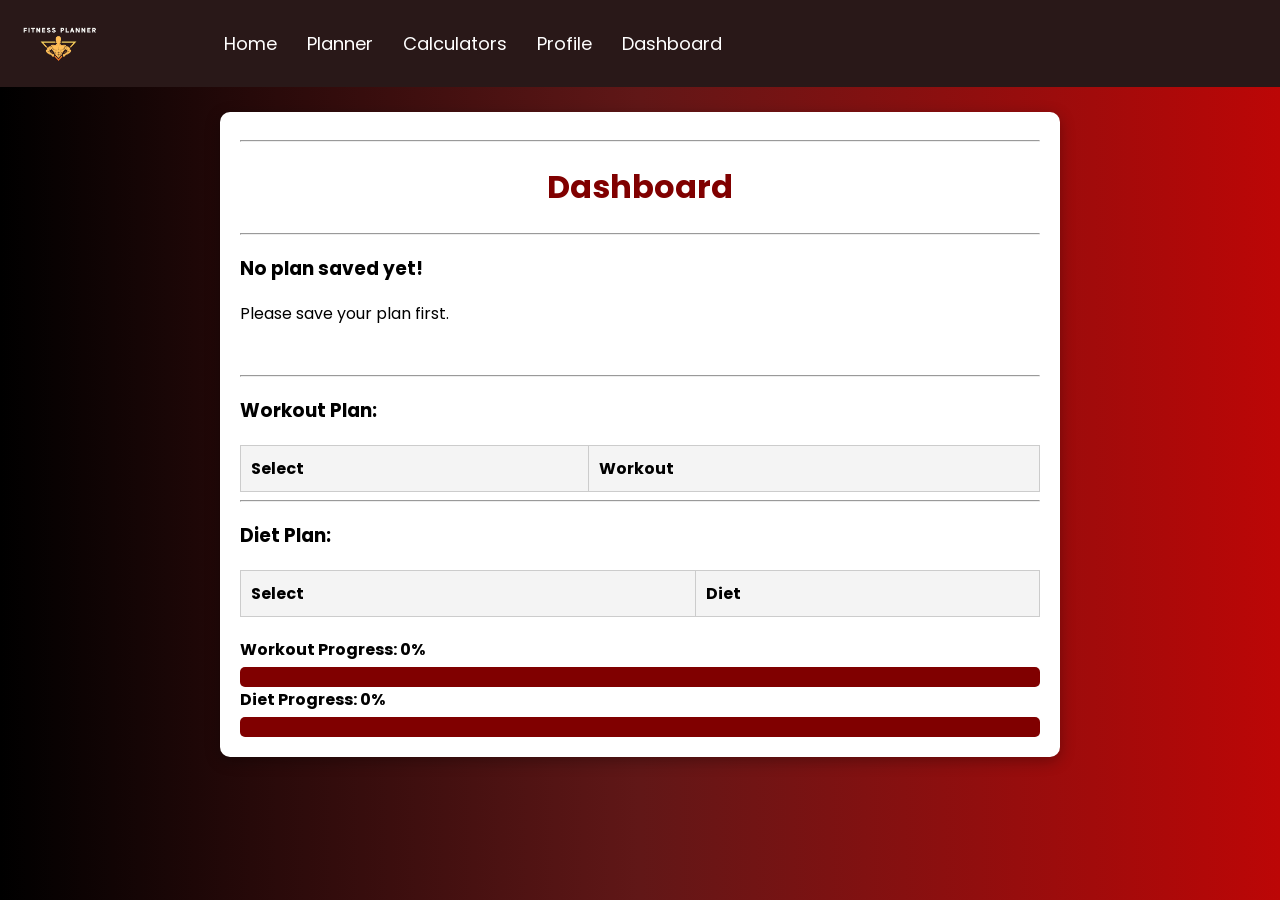
<file: dashboard.html>
<!DOCTYPE html>
<html lang="en">
<head>
    <meta charset="UTF-8">
    <meta name="viewport" content="width=device-width, initial-scale=1.0">
    <title>Dashboard</title>
    <link href="https://fonts.googleapis.com/css2?family=Poppins:wght@400;600&display=swap" rel="stylesheet">
    <style>
       
        body {
            font-family: 'Poppins', sans-serif;
            background-color: rgb(60, 34, 34);   
            background-image: linear-gradient(to right, #000000, #611717, #bc0606); 
            background-size: cover; 
            background-attachment: fixed;
            margin: 0;
            padding: 0;
        }
        #topmain {
            display: flex;
            justify-content: space-between;
            align-items: center;
            padding: 10px 20px;
            background-color: #291818;
        }
        #logo img {
            height: 60px;
            width: auto;
        }
        nav {
            display: flex;
            flex-grow: 1;
            margin-left: 110px;
        }
        nav a {
            position: relative;
            color: #ffffff;
            text-decoration: none;
            padding: 5px 15px;
            font-size: 18px;
        }
        nav a::after {
            content: '';
            position: absolute;
            width: 0;
            height: 2px;
            background-color: #ffffff;
            left: 0;
            bottom: 0;
            transition: width 0.3s ease-in-out;
        }
        nav a:hover::after {
            left: 30%;
            width: 40%;
        }

        @keyframes fadeIn {
            from {
                opacity: 0;
            }
            to {
                opacity: 1;
            }
        }

        .container {
            max-width: 800px;
            margin: 0 auto;
            background-color: white;
            color: black;
            padding: 20px;
            border-radius: 10px;
            box-shadow: 0 4px 15px rgba(0, 0, 0, 0.3);
            transition: transform 0.3s; /* Scale on hover */
            margin-top: 25px;
        }

        .container:hover {
            transform: scale(1.02);
        }

        h1 {
            text-align: center;
            color: #800000;
            animation: slideIn 0.5s; /* Slide in effect for the header */
        }

        @keyframes slideIn {
            from {
                transform: translateY(-20px);
                opacity: 0;
            }
            to {
                transform: translateY(0);
                opacity: 1;
            }
        }

        table {
            width: 100%;
            border-collapse: collapse;
            margin-top: 20px;
        }

        th, td {
            border: 1px solid #ccc;
            padding: 10px;
            text-align: left;
            transition: background-color 0.3s; /* Background color transition */
        }

        th {
            background-color: #f4f4f4;
        }

        tr:hover {
            background-color: #f0e5e5; /* Hover effect for rows */
            transform: translateY(-2px); /* Slight lift on hover */
        }

        .progress {
            margin-top: 20px;
        }

        .progress-bar {
            width: 100%;
            background-color: #ccc;
            border-radius: 5px;
            overflow: hidden;
            margin-top: 5px;
        }

        .progress-fill {
            height: 20px;
            background-color: #800000;
            text-align: center;
            color: white;
            line-height: 20px;
            transition: width 0.6s ease-in-out; /* Smooth fill animation */
        }

        .progress-fill:hover {
            background-color: #b30000; /* Darker shade on hover */
        }

        .progress h4 {
            margin: 0;
            animation: fadeIn 0.8s; /* Fade in effect for progress text */
        }
    </style>
</head>
<body> <section>
    <div id="topmain">
        <!--logo image here -->
        <div id="logo">
            <img src="logofit.png" alt="Fit-Track Logo">
        </div>
        <!-- nav  -->
        <nav>
            <a href="home.php">Home</a>
            <a href="plan.html">Planner</a>
            <a href="calci.html">Calculators</a>
            <a href="profile.php">Profile</a>
            <a href="dashboard.html">Dashboard</a>
            
        </nav>
    </div>
</section>

<div class="container"><hr>
    <h1>Dashboard</h1><hr>
    <div id="userPlan"></div><br><hr>

    <!-- Workout Plan Table -->
    <h3>Workout Plan:</h3>
    <table>
        <thead>
            <tr>
                <th>Select</th>
                <th>Workout</th>
            </tr>
        </thead>
        <tbody id="workoutPlanTableBody"></tbody>
    </table><hr>

    <!-- Diet Plan Table -->
    <h3>Diet Plan:</h3>
    <table>
        <thead>
            <tr>
                <th>Select</th>
                <th>Diet</th>
            </tr>
        </thead>
        <tbody id="dietPlanTableBody"></tbody>
    </table>

    <!-- Progress Tracking -->
    <div class="progress">
        <h4>Workout Progress: <span id="workoutProgress">0%</span></h4>
        <div class="progress-bar">
            <div class="progress-fill workout"></div>
        </div>
        <h4>Diet Progress: <span id="dietProgress">0%</span></h4>
        <div class="progress-bar">
            <div class="progress-fill diet"></div>
        </div>
    </div>
</div>

<script>
    window.onload = function() {
        const savedPlan = localStorage.getItem('fitnessPlan');

        if (savedPlan) {
            const planData = JSON.parse(savedPlan);

            // Display user's saved plan details
            document.getElementById('userPlan').innerHTML = `
                <h3>Welcome, ${planData.name}!</h3>
                <p>Here is your saved fitness plan:</p>
                <ul>
                    <li><strong>Age:</strong> ${planData.age}</li>
                    <li><strong>Gender:</strong> ${planData.gender.charAt(0).toUpperCase() + planData.gender.slice(1)}</li>
                    <li><strong>Diet Preference:</strong> ${planData.dietPreference.charAt(0).toUpperCase() + planData.dietPreference.slice(1)}</li>
                    <li><strong>Plan Type:</strong> ${planData.planType.charAt(0).toUpperCase() + planData.planType.slice(1)}</li>
                </ul>
            `;

            // Populate workout and diet plan tables based on plan type
            if (planData.planType === 'weekly') {
                populateTable(getWeeklyWorkoutPlan(), 'workoutPlanTableBody');
                populateTable(getWeeklyDietPlan(), 'dietPlanTableBody');
            } else if (planData.planType === 'monthly') {
                populateTable(getMonthlyWorkoutPlan(), 'workoutPlanTableBody');
                populateTable(getMonthlyDietPlan(), 'dietPlanTableBody');
            }
        } else {
            document.getElementById('userPlan').innerHTML = `
                <h3>No plan saved yet!</h3>
                <p>Please save your plan first.</p>
            `;
        }
    };

    function populateTable(plan, tableId) {
        const tableBody = document.getElementById(tableId);
        tableBody.innerHTML = '';  // Clear table before populating

        plan.forEach(item => {
            const row = document.createElement('tr');
            row.innerHTML = `
                <td><input type="checkbox" class="${tableId === 'workoutPlanTableBody' ? 'workout-checkbox' : 'diet-checkbox'}" onclick="updateProgress()"></td>
                <td>${item}</td>
            `;
            tableBody.appendChild(row);
        });
    }

    function updateProgress() {
        const workoutCheckboxes = document.querySelectorAll('.workout-checkbox');
        const dietCheckboxes = document.querySelectorAll('.diet-checkbox');

        const workoutProgress = calculateProgress(workoutCheckboxes);
        const dietProgress = calculateProgress(dietCheckboxes);

        document.getElementById('workoutProgress').innerText = `${workoutProgress}%`;
        document.getElementById('dietProgress').innerText = `${dietProgress}%`;

        document.querySelector('.progress-fill.workout').style.width = `${workoutProgress}%`;
        document.querySelector('.progress-fill.diet').style.width = `${dietProgress}%`;
    }

    function calculateProgress(checkboxes) {
        const total = checkboxes.length;
        const completed = Array.from(checkboxes).filter(checkbox => checkbox.checked).length;
        return total > 0 ? ((completed / total) * 100).toFixed(2) : 0;
    }

    // Sample workout and diet plans for weekly and monthly
    function getWeeklyWorkoutPlan() {
        return [
            'Monday: 🏃‍♂️ Cardio and Core - 30 min jog, Plank, Crunches, Leg Raises',
            'Tuesday: 💪 Strength Training (Upper Body) - Push-ups, Bench Press, Dumbbell Rows',
            'Wednesday: 🧘‍♀️ Yoga and Flexibility - 1 hour of gentle yoga',
            'Thursday: 🏋️‍♀️ Weight Training (Full Body) - Squats, Deadlifts, Chest Press',
            'Friday: 🏊‍♂️ Swimming and Cardio - 45 minutes of laps',
            'Saturday: 🚶‍♀️ Light Activity and Mobility - 30 min brisk walk',
            'Sunday: Rest Day - Focus on hydration and relaxation'
        ];
    }

    function getWeeklyDietPlan() {
        return [
            'Monday: Breakfast - Avocado Toast, Lunch - Cucumber Salad, Dinner - Vegetable Stir-Fry',
            'Tuesday: Breakfast - Scrambled Eggs, Lunch - Turkey Wrap, Dinner - Lentil Soup',
            'Wednesday: Breakfast - Greek Yogurt, Lunch - Quinoa Salad, Dinner - Baked Salmon',
            'Thursday: Breakfast - Oatmeal, Lunch - Chicken Bowl, Dinner - Whole Wheat Pasta',
            'Friday: Breakfast - Smoothie Bowl, Lunch - Spinach Stuffed Chicken, Dinner - Curry Lentils',
            'Saturday: Breakfast - Whole Grain Toast, Lunch - Beef Stir-Fry, Dinner - Chicken Soup',
            'Sunday: Breakfast - Veggie Omelette, Lunch - Mixed Bean Salad, Dinner - Sushi Rolls'
        ];
    }

    function getMonthlyWorkoutPlan() {
        return [
            'Week 1: Cardio and Strength Training - Cardio, Strength exercises for upper and lower body, Rest day',
            'Week 2: Yoga and Flexibility - Yoga, Stretching, Rest days',
            'Week 3: Weight Training - Full body workouts, Core exercises, Rest days',
            'Week 4: Endurance Training - Cycling, Swimming, Rest day'
        ];
    }

    function getMonthlyDietPlan() {
        return [
            'Week 1: Breakfast - Egg Muffins, Lunch - Salad, Dinner - Sweet Potato Chili',
            'Week 2: Breakfast - Overnight Oats, Lunch - Grilled Vegetable Wrap, Dinner - Grilled Steak',
            'Week 3: Breakfast - Smoothie, Lunch - Quinoa Salad, Dinner - Thai Curry',
            'Week 4: Breakfast - Avocado Smoothie, Lunch - Lentil Salad, Dinner - Baked Chicken'
        ];
    }
</script>

</body>
</html>
</file>
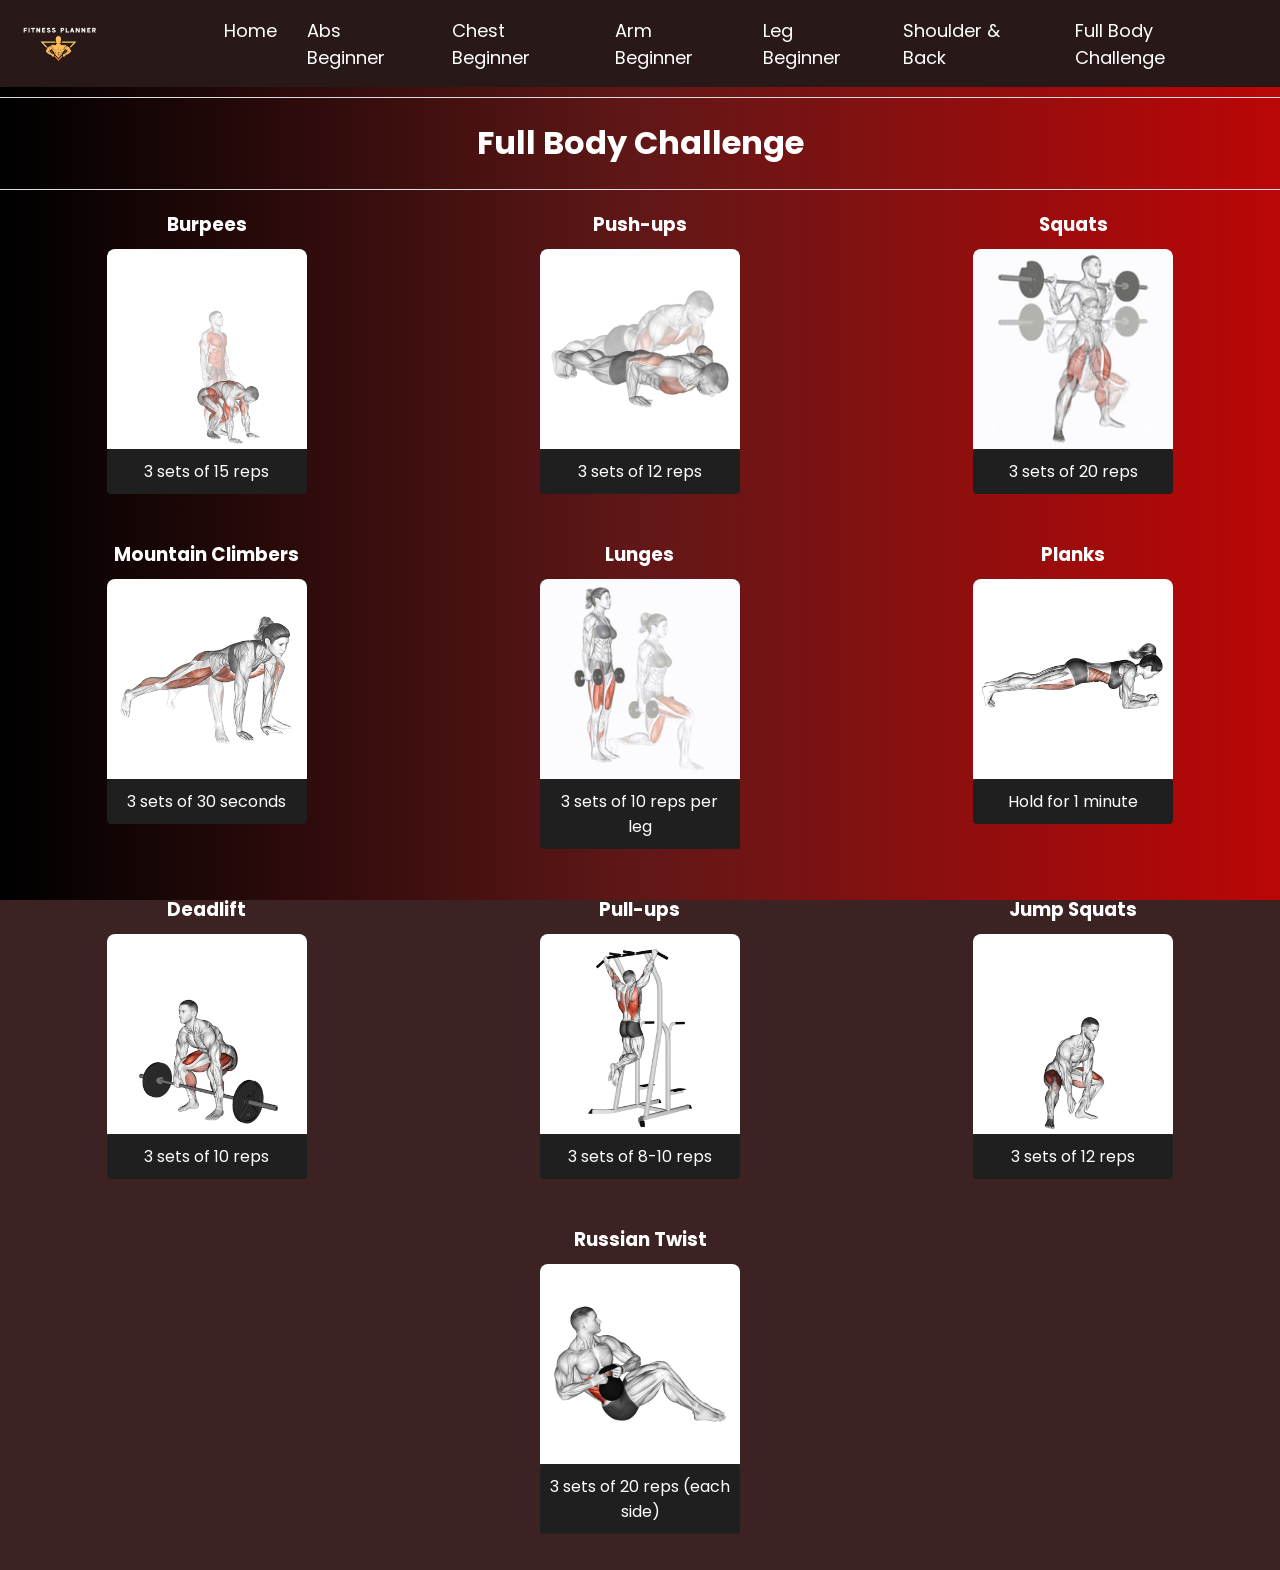
<file: fullbodychallenge.html>
<!-- <!DOCTYPE html>
<html lang="en">
<head>
    <meta charset="UTF-8">
    <meta name="viewport" content="width=device-width, initial-scale=1.0">
    <title>Document</title>
    <style>
       
            body {
    font-family: 'Poppins', sans-serif;
  background-color: rgb(60, 34, 34);   
    background-image: linear-gradient(to right, #000000, #611717, #bc0606); 
    background-size: cover; 
    background-attachment: fixed;
    margin: 0;
    padding: 0;
    color: white;
        }
        #topmain {
    display: flex;
    
    justify-content: space-between;
    align-items: center;
    padding: 10px 20px;
    background-color: #291818;
}

#logo img {
    height: 60px;
    width: auto;
}

nav {
    display: flex;
    flex-grow: 1;
    margin-left: 110px;
}

nav a {
    position: relative;
    color: #ffffff;
    text-decoration: none;
    padding: 5px 15px;
    font-size: 18px;
}

nav a::after {
    content: '';
    position: absolute;
    width: 0;
    height: 2px;
    background-color: #ffffff;
    left: 0;
    bottom: 0;
    transition: width 0.3s ease-in-out;
}

nav a:hover::after {
    left: 30%;
    width: 40%;
}
        .exercise-container {
            display: flex;
            flex-wrap: wrap;
            justify-content: space-around;
            gap: 20px;
            margin-bottom: 20px;
        }
        .exercise-item {
            width: 200px;
            text-align: center;
        }
        .exercise-item img {
            width: 100%;
            height: auto;
        }
        .exercise-item h3 {
            margin: 0;
            padding: 10px 0;
        }
        hr {
            border: 0;
            border-top: 1px solid #ddd;
            margin: 10px 0;
        }
        
        h1{
            text-align: center;
        }
    </style>
</head>
<body>
    <div id="topmain">
        <div id="logo">
            <img src="logofit.png" alt="Fit-Track Logo">
        </div>
        <nav>
            <a href="home.php">Home</a>
            <a href="plan.html">Planner</a>
            <a href="profile.php">Profile</a>
            <a href="calci.html">Calculators</a>
         
        </nav>
    </div>
    <hr>
    <h1 >Full Body Challange</h1>
    <hr>
    <div class="exercise-container">
        <div class="exercise-item">
            <h3>Burpees</h3>
            <img src="burpee.png" alt="">
        </div>
        <div class="exercise-item">
            <h3>Push-ups</h3>
            <img src="pushups.png" alt="Standing Cable Biceps Curl">
        </div>
        <div class="exercise-item">
            <h3>Squats</h3>
            <img src="squarts.png" alt="Triceps Rope Pushdown">
        </div>
    </div>
    <div class="exercise-container">
        <div class="exercise-item">
            <h3>Mountain climbers</h3>
            <img src="mountainclimbed.png" alt="Bench Dips">
        </div>
        <div class="exercise-item">
            <h3>Lunges</h3>
            <img src="lunges.png" alt="Barbell Biceps Curl">
        </div>
        <div class="exercise-item">
            <h3>Planks</h3>
            <img src="planks.png" alt="Preacher Curl">
        </div>
    </div>
    <div class="exercise-container">
        <div class="exercise-item">
            <h3>Deadlift</h3>
            <img src="deadlift.png" alt="Concentration Curls">
        </div>
        <div class="exercise-item">
            <h3>Pull-ups</h3>
            <img src="pullups.jpg" alt="Alternating Dumbbell Biceps Curl">
        </div>
        <div class="exercise-item">
            <h3>Jump-Squarts</h3>
            <img src="jumpsqarts.png" alt="">
            
        </div>
    </div>
    <div class="exercise-container">
        <div class="exercise-item">
            <h3>Russian Twist</h3>
            <img src="russiantwist.png" alt="">
        
        </div>
    </div>
</body>
</html> -->

<!DOCTYPE html>
<html lang="en">
<head>
    <meta charset="UTF-8">
    <meta name="viewport" content="width=device-width, initial-scale=1.0">
    <title>Full Body Challenge</title>
    <link href="https://fonts.googleapis.com/css2?family=Poppins:wght@400;600&display=swap" rel="stylesheet">
    <style>
        body {
            font-family: 'Poppins', sans-serif;
            background-color: rgb(60, 34, 34);   
            background-image: linear-gradient(to right, #000000, #611717, #bc0606); 
            background-size: cover; 
            background-attachment: fixed;
            margin: 0;
            padding: 0;
            color: white;
        }
        #topmain {
            display: flex;
            justify-content: space-between;
            align-items: center;
            padding: 10px 20px;
            background-color: #291818;
        }
        #logo img {
            height: 60px;
            width: auto;
        }
        nav {
            display: flex;
            flex-grow: 1;
            margin-left: 110px;
        }
        nav a {
            position: relative;
            color: #ffffff;
            text-decoration: none;
            padding: 5px 15px;
            font-size: 18px;
        }
        nav a::after {
            content: '';
            position: absolute;
            width: 0;
            height: 2px;
            background-color: #ffffff;
            left: 0;
            bottom: 0;
            transition: width 0.3s ease-in-out;
        }
        nav a:hover::after {
            left: 30%;
            width: 40%;
        }
        .exercise-container {
            display: flex;
            flex-wrap: wrap;
            justify-content: space-around;
            gap: 20px;
            margin-bottom: 20px;
        }
        .exercise-item {
            width: 200px;
            text-align: center;
            transition: transform 0.3s ease-in-out;
        }
        .exercise-item:hover {
            transform: scale(1.05);
        }
        .exercise-item img {
            width: 100%;
            height: auto;
            display: block;
            border-radius: 8px;
            border-bottom-left-radius: 0px;
            border-bottom-right-radius: 0px;
        }
        .exercise-item h3 {
            margin: 0;
            padding: 10px 0;
        }
        .exercise-item p {
            margin-top: 0px;
            padding: 10px;
            background-color: #1f1f1f;
            color: #ffffff;
            font-size: 16px;
            text-align: center;
            border-radius: 4px;
            transition: background-color 0.3s ease-in-out;
        }
        .exercise-item:hover p {
            background-color: #611717;
        }
        hr {
            border: 0;
            border-top: 1px solid #ddd;
            margin: 10px 0;
        }
        h1 {
            text-align: center;
        }

        /* Responsive adjustments */
        @media (max-width: 768px) {
            .exercise-item p {
                font-size: 14px;
            }
        }

        @media (max-width: 480px) {
            .exercise-item p {
                font-size: 12px;
            }
        }
    </style>
</head>
<body>
    <div id="topmain">
        <div id="logo">
            <img src="logofit.png" alt="Fit-Track Logo">
        </div>
        <nav>
            <a href="home.php">Home</a>
            <a href="absbeginer.html">Abs Beginner</a>
            <a href="chestbeginer.html">Chest Beginner</a>
            <a href="armbeginer.html">Arm Beginner</a>
            <a href="legbeginer.html">Leg Beginner</a>
            <a href="shoulderandbackbeginer.html">Shoulder & Back </a>
            <a href="fullbodychallenge.html">Full Body Challenge</a>
        </nav>
    </div>
    <hr>
    <h1>Full Body Challenge</h1>
    <hr>
    <div class="exercise-container">
        <div class="exercise-item">
            <h3>Burpees</h3>
            <img src="burpee.png" alt="Burpees">
            <p>3 sets of 15 reps</p>
        </div>
        <div class="exercise-item">
            <h3>Push-ups</h3>
            <img src="1 push-up.gif" alt="Push-ups">
            <p>3 sets of 12 reps</p>
        </div>
        <div class="exercise-item">
            <h3>Squats</h3>
            <img src="squarts.png" alt="Squats">
            <p>3 sets of 20 reps</p>
        </div>
    </div>
    <div class="exercise-container">
        <div class="exercise-item">
            <h3>Mountain Climbers</h3>
            <img src="mountainclimbed.png" alt="Mountain Climbers">
            <p>3 sets of 30 seconds</p>
        </div>
        <div class="exercise-item">
            <h3>Lunges</h3>
            <img src="lunges.png" alt="Lunges">
            <p>3 sets of 10 reps per leg</p>
        </div>
        <div class="exercise-item">
            <h3>Planks</h3>
            <img src="planks.png" alt="Planks">
            <p>Hold for 1 minute</p>
        </div>
    </div>
    <div class="exercise-container">
        <div class="exercise-item">
            <h3>Deadlift</h3>
            <img src="deadlift.png" alt="Deadlift">
            <p>3 sets of 10 reps</p>
        </div>
        <div class="exercise-item">
            <h3>Pull-ups</h3>
            <img src="pullups.jpg" alt="Pull-ups">
            <p>3 sets of 8-10 reps</p>
        </div>
        <div class="exercise-item">
            <h3>Jump Squats</h3>
            <img src="jumpsqarts.png" alt="Jump Squats">
            <p>3 sets of 12 reps</p>
        </div>
    </div>
    <div class="exercise-container">
        <div class="exercise-item">
            <h3>Russian Twist</h3>
            <img src="russiantwist.png" alt="Russian Twist">
            <p>3 sets of 20 reps (each side)</p>
        </div>
    </div>
</body>
</html>
</file>
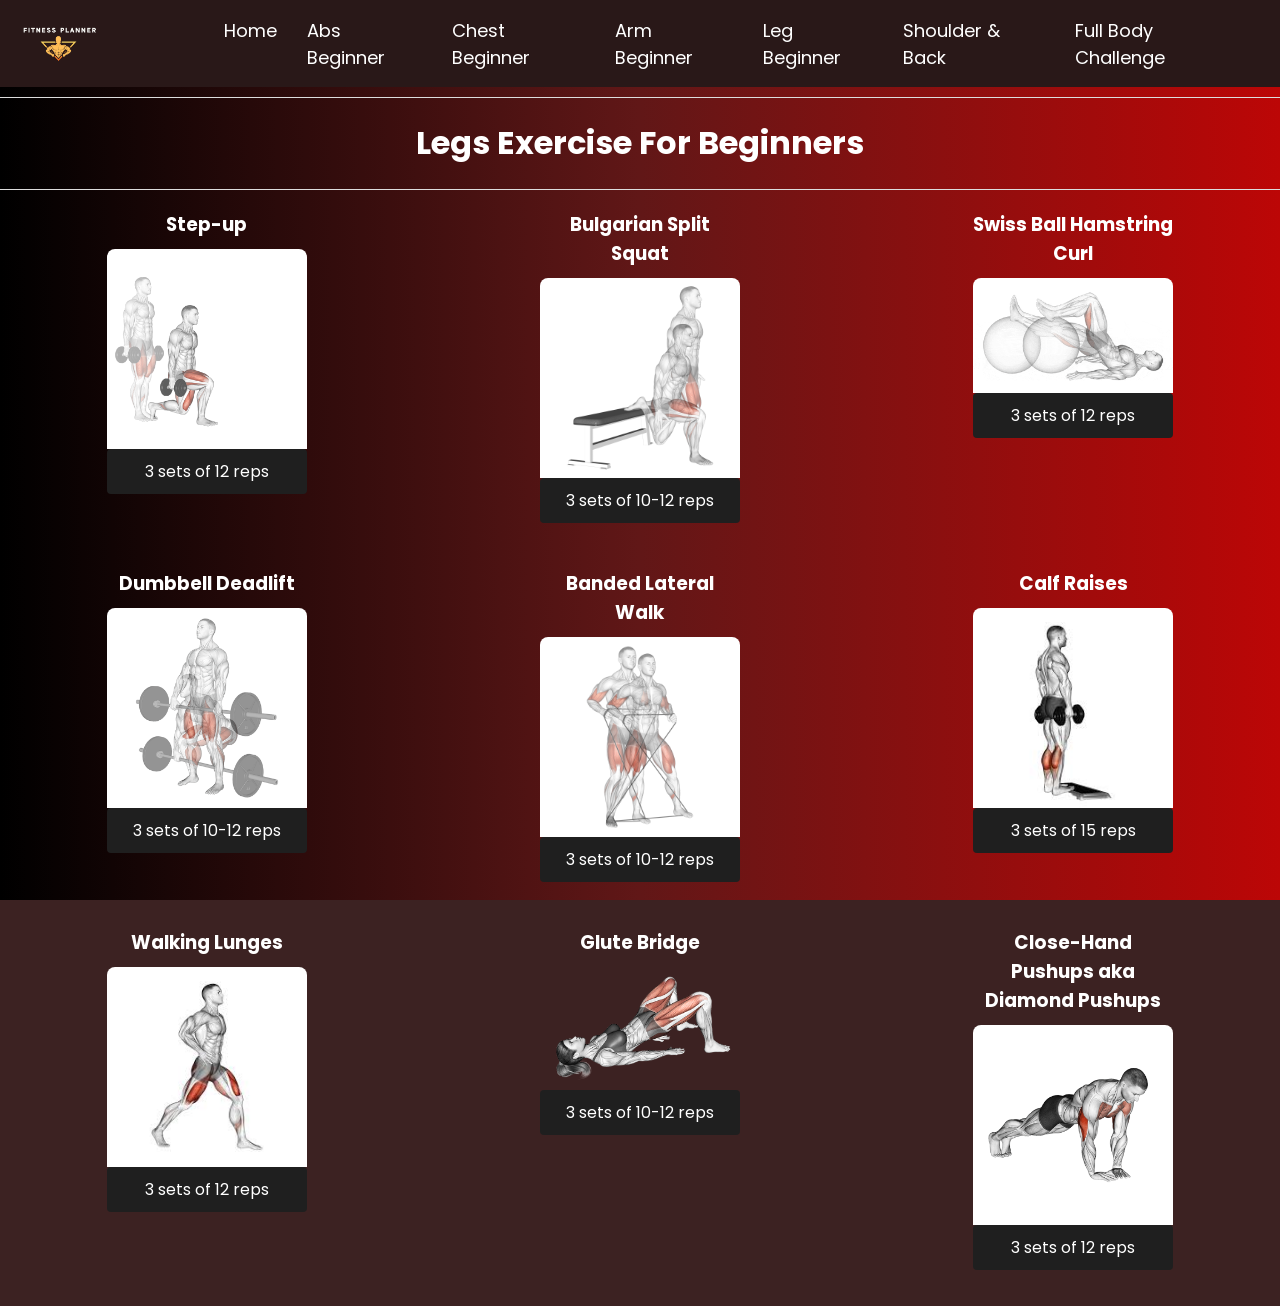
<file: legbeginer.html>
<!-- <!DOCTYPE html>
<html lang="en">
<head>
    <meta charset="UTF-8">
    <meta name="viewport" content="width=device-width, initial-scale=1.0">
    <title>Document</title>
    <style>
       
            body {
    font-family: 'Poppins', sans-serif;
  background-color: rgb(60, 34, 34);   
    background-image: linear-gradient(to right, #000000, #611717, #bc0606); 
    background-size: cover; 
    background-attachment: fixed;
    margin: 0;
    padding: 0;
    color: white;
        }
        #topmain {
    display: flex;
    
    justify-content: space-between;
    align-items: center;
    padding: 10px 20px;
    background-color: #291818;
}

#logo img {
    height: 60px;
    width: auto;
}

nav {
    display: flex;
    flex-grow: 1;
    margin-left: 110px;
}

nav a {
    position: relative;
    color: #ffffff;
    text-decoration: none;
    padding: 5px 15px;
    font-size: 18px;
}

nav a::after {
    content: '';
    position: absolute;
    width: 0;
    height: 2px;
    background-color: #ffffff;
    left: 0;
    bottom: 0;
    transition: width 0.3s ease-in-out;
}

nav a:hover::after {
    left: 30%;
    width: 40%;
}
        .exercise-container {
            display: flex;
            flex-wrap: wrap;
            justify-content: space-around;
            gap: 20px;
            margin-bottom: 20px;
        }
        .exercise-item {
            width: 200px;
            text-align: center;
        }
        .exercise-item img {
            width: 100%;
            height: auto;
        }
        .exercise-item h3 {
            margin: 0;
            padding: 10px 0;
        }
        hr {
            border: 0;
            border-top: 1px solid #ddd;
            margin: 10px 0;
        }
        #legs{
            margin-left: 450px;
        }
    </style>
</head>
<body>
    <div id="topmain">
        <div id="logo">
            <img src="logofit.png" alt="Fit-Track Logo">
        </div>
        <nav>
            <a href="home.php">Home</a>
            <a href="plan.html">Planner</a>
            <a href="profile.php">Profile</a>
            <a href="calci.html">Calculators</a>
         
        </nav>
    </div>
    <hr>
    <h1 id="legs">Legs Exersice For Beginners</h1><hr>
    <div class="exercise-container">
        <div class="exercise-item">
            <h3>Step-up</h3>
            <img src="stepup lunges.png" alt="Hammer Curl">
        </div>
        <div class="exercise-item">
            <h3>Bulgarian Split Squart</h3>
            <img src="bulgarian-split-spuat.gif" alt="Standing Cable Biceps Curl">
        </div>
        <div class="exercise-item">
            <h3>Swiss Ball Hamstring</h3>
            <img src="swiss ball hamstring curl.gif" alt="Triceps Rope Pushdown">
        </div>
    </div>
    <div class="exercise-container">
        <div class="exercise-item">
            <h3>Dumbbel Deadlift</h3>
            <img src="dumbbell deadlift.gif" alt="Bench Dips">
        </div>
        <div class="exercise-item">
            <h3>Banded Lateral Walk</h3>
            <img src="banded lateral-walk.gif" alt="Barbell Biceps Curl">
        </div>
        <div class="exercise-item">
            <h3>Calf Raises</h3>
            <img src="calf raises.jfif" alt="Preacher Curl">
        </div>
    </div>
    <div class="exercise-container">
        <div class="exercise-item">
            <h3>Walking Lunges</h3>
            <img src="walking lunges.jfif" alt="Concentration Curls">
        </div>
        <div class="exercise-item">
            <h3>Glute Bridge</h3>
            <img src="glute-bridge.png" alt="Alternating Dumbbell Biceps Curl">
        </div>
        <div class="exercise-item">
            <h3>Close-Hand Pushups aka Diamond Pushups</h3>
            <img src="diamond-pushup.png" alt="">
            
    
        
        </div>
    </div>
</body>
</html> -->

<!DOCTYPE html>
<html lang="en">
<head>
    <meta charset="UTF-8">
    <meta name="viewport" content="width=device-width, initial-scale=1.0">
    <title>Legs Exercise for Beginners</title>
    <link href="https://fonts.googleapis.com/css2?family=Poppins:wght@400;600&display=swap" rel="stylesheet">
    <style>
        body {
            font-family: 'Poppins', sans-serif;
            background-color: rgb(60, 34, 34);   
            background-image: linear-gradient(to right, #000000, #611717, #bc0606); 
            background-size: cover; 
            background-attachment: fixed;
            margin: 0;
            padding: 0;
            color: white;
        }
        #topmain {
            display: flex;
            justify-content: space-between;
            align-items: center;
            padding: 10px 20px;
            background-color: #291818;
        }
        #logo img {
            height: 60px;
            width: auto;
        }
        nav {
            display: flex;
            flex-grow: 1;
            margin-left: 110px;
        }
        nav a {
            position: relative;
            color: #ffffff;
            text-decoration: none;
            padding: 5px 15px;
            font-size: 18px;
        }
        nav a::after {
            content: '';
            position: absolute;
            width: 0;
            height: 2px;
            background-color: #ffffff;
            left: 0;
            bottom: 0;
            transition: width 0.3s ease-in-out;
        }
        nav a:hover::after {
            left: 30%;
            width: 40%;
        }
        .exercise-container {
            display: flex;
            flex-wrap: wrap;
            justify-content: space-around;
            gap: 20px;
            margin-bottom: 20px;
        }
        .exercise-item {
            width: 200px;
            text-align: center;
            transition: transform 0.3s ease-in-out;
        }
        .exercise-item:hover {
            transform: scale(1.05);
        }
        .exercise-item img {
            width: 100%;
            height: auto;
            display: block;
            border-radius: 8px;
            border-bottom-left-radius: 0px;
            border-bottom-right-radius: 0px;
        }
        .exercise-item h3 {
            margin: 0;
            padding: 10px 0;
        }
        .exercise-item p {
            margin-top: 0px;
            padding: 10px;
            background-color: #1f1f1f;
            color: #ffffff;
            font-size: 16px;
            text-align: center;
            border-radius: 4px;
            transition: background-color 0.3s ease-in-out;
        }
        .exercise-item:hover p {
            background-color: #611717;
        }
        hr {
            border: 0;
            border-top: 1px solid #ddd;
            margin: 10px 0;
        }
        h1 {
            text-align: center;
        }

        /* Responsive adjustments */
        @media (max-width: 768px) {
            .exercise-item p {
                font-size: 14px;
            }
        }

        @media (max-width: 480px) {
            .exercise-item p {
                font-size: 12px;
            }
        }
    </style>
</head>
<body>
    <div id="topmain">
        <div id="logo">
            <img src="logofit.png" alt="Fit-Track Logo">
        </div>
        <nav>
            <a href="home.php">Home</a>
            <a href="absbeginer.html">Abs Beginner</a>
            <a href="chestbeginer.html">Chest Beginner</a>
            <a href="armbeginer.html">Arm Beginner</a>
            <a href="legbeginer.html">Leg Beginner</a>
            <a href="shoulderandbackbeginer.html">Shoulder & Back </a>
            <a href="fullbodychallenge.html">Full Body Challenge</a>
           
        </nav>
    </div> 
    <hr>
    <h1>Legs Exercise For Beginners</h1>
    <hr>
    <div class="exercise-container">
        <div class="exercise-item">
            <h3>Step-up</h3>
            <img src="stepup lunges.png" alt="Step-up">
            <p>3 sets of 12 reps</p>
        </div>
        <div class="exercise-item">
            <h3>Bulgarian Split Squat</h3>
            <img src="bulgarian-split-spuat.gif" alt="Bulgarian Split Squat">
            <p>3 sets of 10-12 reps</p>
        </div>
        <div class="exercise-item">
            <h3>Swiss Ball Hamstring Curl</h3>
            <img src="swiss ball hamstring curl.gif" alt="Swiss Ball Hamstring Curl">
            <p>3 sets of 12 reps</p>
        </div>
    </div>
    <div class="exercise-container">
        <div class="exercise-item">
            <h3>Dumbbell Deadlift</h3>
            <img src="dumbbell deadlift.gif" alt="Dumbbell Deadlift">
            <p>3 sets of 10-12 reps</p>
        </div>
        <div class="exercise-item">
            <h3>Banded Lateral Walk</h3>
            <img src="banded lateral-walk.gif" alt="Banded Lateral Walk">
            <p>3 sets of 10-12 reps</p>
        </div>
        <div class="exercise-item">
            <h3>Calf Raises</h3>
            <img src="calf raises.jfif" alt="Calf Raises">
            <p>3 sets of 15 reps</p>
        </div>
    </div>
    <div class="exercise-container">
        <div class="exercise-item">
            <h3>Walking Lunges</h3>
            <img src="walking lunges.jfif" alt="Walking Lunges">
            <p>3 sets of 12 reps</p>
        </div>
        <div class="exercise-item">
            <h3>Glute Bridge</h3>
            <img src="glute-bridge.png" alt="Glute Bridge">
            <p>3 sets of 10-12 reps</p>
        </div>
        <div class="exercise-item">
            <h3>Close-Hand Pushups aka Diamond Pushups</h3>
            <img src="diamond-pushup.png" alt="Diamond Pushups">
            <p>3 sets of 12 reps</p>
        </div>
    </div>
</body>
</html>
</file>
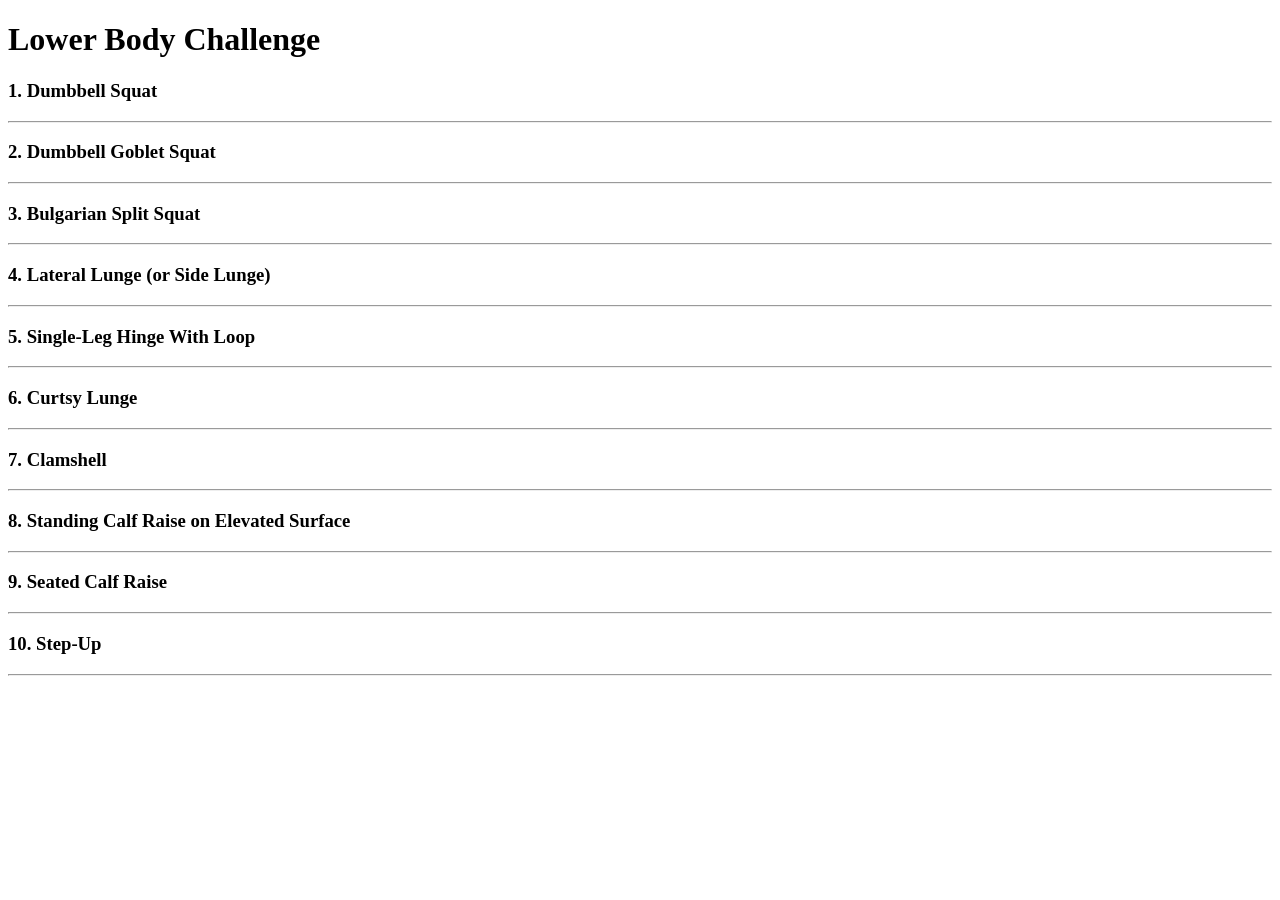
<file: Lower_body.html>
<!DOCTYPE html>
<html lang="en">
<head>
    <meta charset="UTF-8">
    <meta name="viewport" content="width=device-width, initial-scale=1.0">
    <title>Document</title>
</head>
<body>
    <h1>Lower Body Challenge</h1>
    <h3>1. Dumbbell Squat</h3><hr>
    <h3>2. Dumbbell Goblet Squat</h3><hr>
    <h3>3. Bulgarian Split Squat</h3><hr>
    <h3>4. Lateral Lunge (or Side Lunge)</h3><hr>
    <h3>5. Single-Leg Hinge With Loop</h3><hr>
    <h3>6. Curtsy Lunge</h3><hr>
    <h3>7. Clamshell</h3><hr>
    <h3>8. Standing Calf Raise on Elevated Surface</h3><hr>
    <h3>9. Seated Calf Raise</h3><hr>
    <h3>10. Step-Up</h3><hr>
    
</body>
</html>
<!-- ref 
 https://www.beachbodyondemand.com/blog/lower-body-workout-exercises -->
</file>
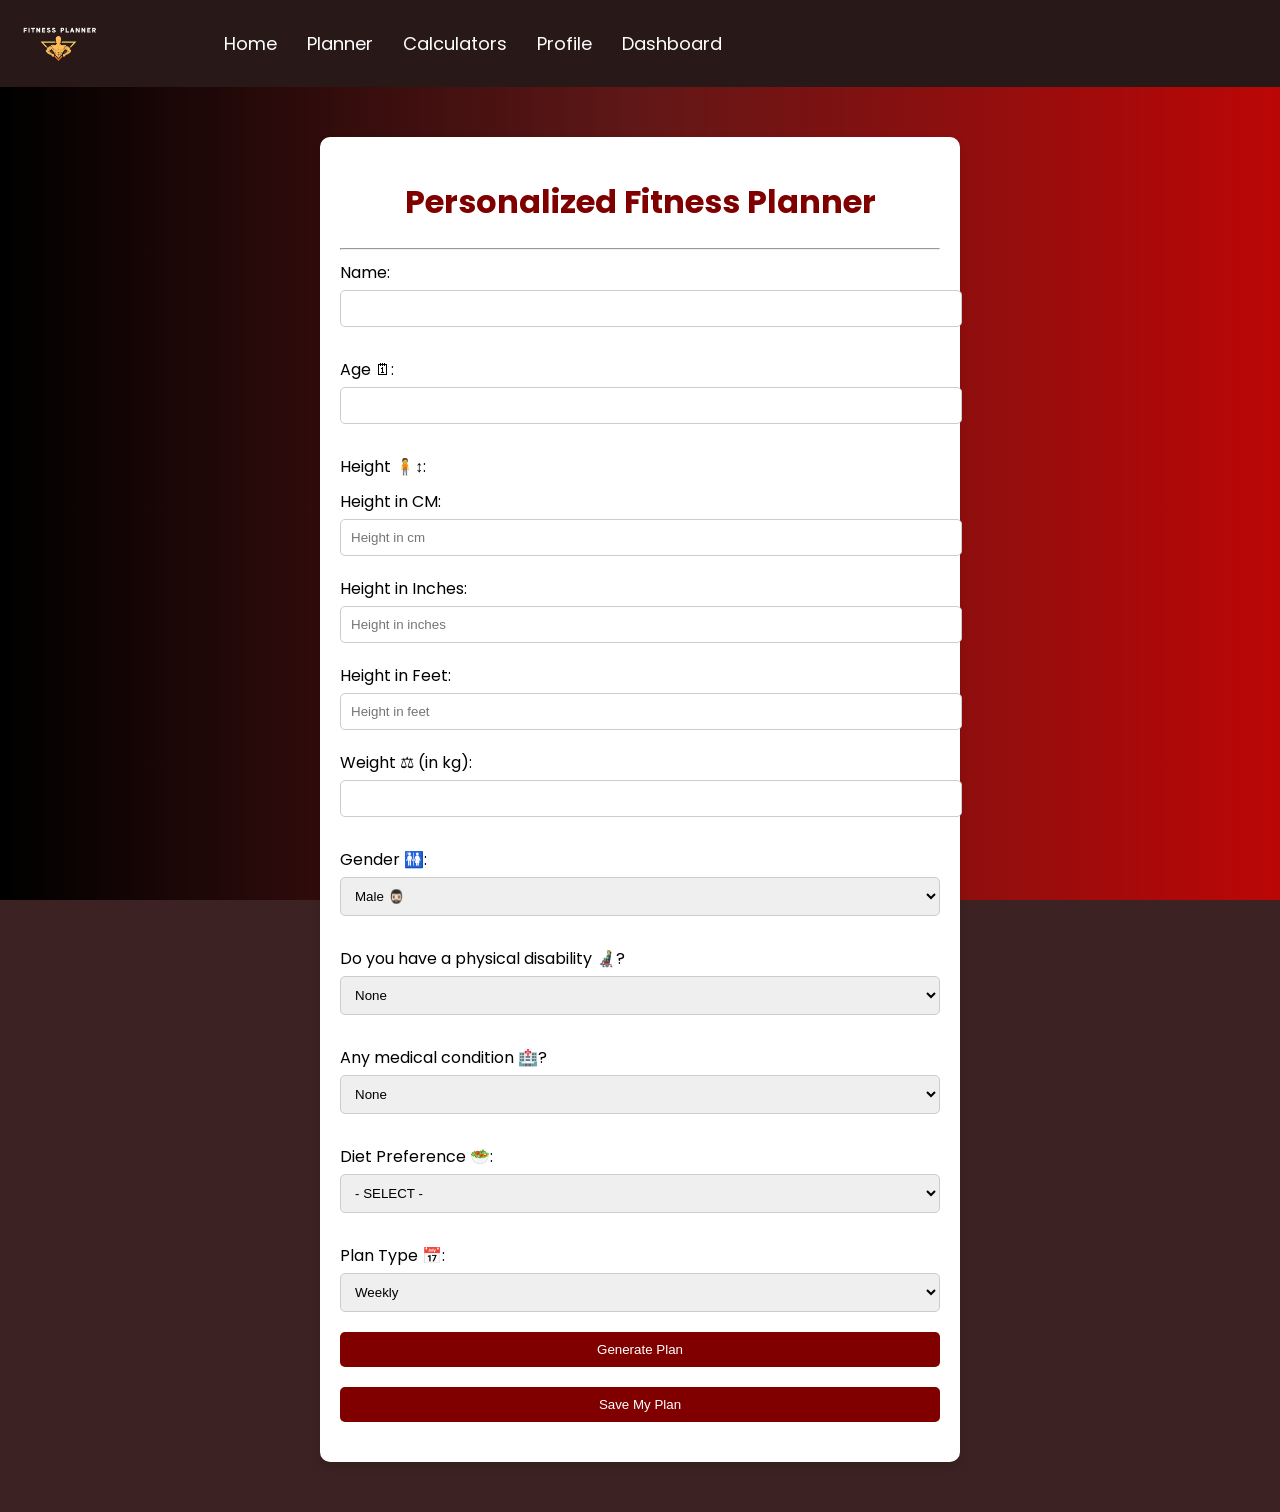
<file: plan.html>
<!DOCTYPE html>
<html lang="en">
<head>
    <meta charset="UTF-8">
    <meta name="viewport" content="width=device-width, initial-scale=1.0">
    <title>Personalized Fitness Planner</title>
    <link href="https://fonts.googleapis.com/css2?family=Poppins:wght@400;600&display=swap" rel="stylesheet">
    <style>
        body {
            font-family: 'Poppins', sans-serif;
            background-color: rgb(60, 34, 34);   
            background-image: linear-gradient(to right, #000000, #611717, #bc0606); 
            background-size: cover; 
            background-attachment: fixed;
            margin: 0;
            padding: 0;
        }
        #topmain {
            display: flex;
            justify-content: space-between;
            align-items: center;
            padding: 10px 20px;
            background-color: #291818;
        }
        #logo img {
            height: 60px;
            width: auto;
        }
        nav {
            display: flex;
            flex-grow: 1;
            margin-left: 110px;
        }
        nav a {
            position: relative;
            color: #ffffff;
            text-decoration: none;
            padding: 5px 15px;
            font-size: 18px;
        }
        nav a::after {
            content: '';
            position: absolute;
            width: 0;
            height: 2px;
            background-color: #ffffff;
            left: 0;
            bottom: 0;
            transition: width 0.3s ease-in-out;
        }
        nav a:hover::after {
            left: 30%;
            width: 40%;
        }
        .container {
            width: 100%;
            max-width: 600px;
            margin: 50px auto;
            background-color: #fff;
            padding: 20px;
            border-radius: 10px;
            box-shadow: 0 4px 8px rgba(0,0,0,0.1);
        }
        h1 {
            text-align: center;
            color: #800000;
        }
        label {
            display: block;
            margin: 10px 0 5px;
            text-align: left;
        }
        input, select {
            width: 100%;
            padding: 10px;
            margin-bottom: 20px;
            border: 1px solid #ccc;
            border-radius: 5px;
        }
        #height-inputs label {
            display: block;
            margin-top: 10px;
        }
        #height-inputs input {
            width: 100%; /* Make input full width */
            margin-bottom: 10px; /* Add space between input fields */
            padding: 10px;
            border: 1px solid #ccc;
            border-radius: 5px;
        }
        .submit-btn, .download-btn {
            background-color: #800000;
            color: white;
            padding: 10px;
            border: none;
            border-radius: 5px;
            cursor: pointer;
            width: 100%;
            text-align: center;
            display: block;
            margin-bottom: 20px;
        }
        .submit-btn:hover, .download-btn:hover {
            background-color: #6c3434;
        }
        .result {
            margin-top: 30px;
            padding: 20px;
            background-color: #eaeaea;
            border-radius: 10px;
            display: none;
        }
        .result p {
            margin: 10px 0;
        }
        img {
            max-width: 100%;
            border-radius: 10px;
        }
    </style>
</head>
<body>
    <div id="topmain">
        <div id="logo">
            <img src="logofit.png" alt="Fit-Track Logo">
        </div>
        <nav>
            <a href="home.php">Home</a>
            <a href="plan.html">Planner</a>
            <a href="calci.html">Calculators</a>
            <a href="profile.php">Profile</a>
            <a href="dashboard.html">Dashboard</a>
        </nav>
    </div>

    <div class="container">
        <h1>Personalized Fitness Planner</h1><hr>
        <form id="fitness-form">
            <label for="name"> Name:</label>
            <input type="text" id="name" name="name" required>

            <label for="age">Age 🗓:</label>
            <input type="number" id="age" name="age" required>

            <label for="height">Height 🧍↕:</label>
            <div id="height-inputs">
                <label for="height_cm">Height in CM:</label>
                <input type="number" id="height_cm" placeholder="Height in cm" oninput="updateHeightFields()" required>

                <label for="height_inch">Height in Inches:</label>
                <input type="number" id="height_inch" placeholder="Height in inches" oninput="updateHeightFields()">

                <label for="height_ft">Height in Feet:</label>
                <input type="number" id="height_ft" placeholder="Height in feet" oninput="updateHeightFields()">
            </div>

            <label for="weight">Weight ⚖ (in kg):</label>
            <input type="number" id="weight" name="weight" required>

            <label for="gender">Gender 🚻:</label>
            <select id="gender" name="gender" required>
                <option value="male">Male 🧔🏻‍♂️</option>
                <option value="female">Female 👩🏻</option>
                <option value="other">Other</option>
            </select>

            <label id="pregnancyLabel" for="pregnancy" style="display:none;">Are you pregnant 🤰🏻?</label>
            <select id="pregnancy" name="pregnancy" style="display:none;">
                <option value="no">No</option>
                <option value="yes">Yes</option>
            </select>

            <label for="disability">Do you have a physical disability 👨🏼‍🦼?</label>
            <select id="disability" name="disability">
                <option value="none">None</option>
                <option value="mobility">Mobility Issues</option>
                <option value="visual">Visual Impairment</option>
                <option value="hearing">Hearing Impairment</option>
            </select>

            <label for="medical">Any medical condition 🏥?</label>
            <select id="medical" name="medical">
                <option value="none">None</option>
                <option value="diabetes">Diabetes</option>
                <option value="heart_disease">Heart Disease</option>
                <option value="hypertension">Hypertension</option>
            </select>

            <label for="diet_preference">Diet Preference 🥗:</label>
            <select id="diet_preference" name="diet_preference">
                <option value="SELECT">- SELECT -</option>
                <option value="vegetarian">Vegetarian</option>
                <option value="non_vegetarian">Non-Vegetarian</option>
                <option value="vegan">Vegan</option>
                <option value="mixed">Mixed</option>
            </select>

            <label for="plan_type">Plan Type 📅:</label>
            <select id="plan_type" name="plan_type">
                <option value="weekly">Weekly</option>
                <option value="monthly">Monthly</option>
            </select>

            <button type="button" class="submit-btn" onclick="generatePlan()">Generate Plan</button>
        </form>

        <div id="planOutput" class="result"></div>

        <button id="download-btn" class="download-btn" style="display:none;" onclick="downloadPlan()">Download Plan</button>
        <button type="button" class="submit-btn" onclick="savePlan()">Save My Plan</button>

    </div>

    <script>
        // Show or hide pregnancy question based on age and gender
        document.getElementById('age').addEventListener('input', updatePregnancyField);
        document.getElementById('gender').addEventListener('change', updatePregnancyField);

        function updatePregnancyField() {
            const age = document.getElementById('age').value;
            const gender = document.getElementById('gender').value;
            const pregnancyLabel = document.getElementById('pregnancyLabel');
            const pregnancySelect = document.getElementById('pregnancy');

            if (gender === 'female' && age >= 12 && age <= 50) {
                pregnancyLabel.style.display = 'block';
                pregnancySelect.style.display = 'block';
            } else {
                pregnancyLabel.style.display = 'none';
                pregnancySelect.style.display = 'none';
            }
        }

        // Height conversion logic between cm, inches, and feet
        function updateHeightFields() {
            const cmInput = document.getElementById('height_cm');
            const inchInput = document.getElementById('height_inch');
            const ftInput = document.getElementById('height_ft');

            const cm = parseFloat(cmInput.value);
            const inches = parseFloat(inchInput.value);
            const feet = parseFloat(ftInput.value);
        

            // If the cm input is valid and not empty
           


            if (!isNaN(cm)) {
                // Convert cm to inches and feet
                inchInput.value = (cm / 2.54).toFixed(2);
                ftInput.value = (cm / 30.48).toFixed(2);
            } else if (!isNaN(inches)) {
                // Convert inches to cm and feet
                cmInput.value = (inches * 2.54).toFixed(2);
                ftInput.value = (inches / 12).toFixed(2);
            } else if (!isNaN(feet)) {
                 // Convert feet to cm and inches
                 cmInput.value = (feet * 30.48).toFixed(2);
                inchInput.value = (feet * 12).toFixed(2);
            }
        }


        function generatePlan() {
    const name = document.getElementById('name').value;
    const age = document.getElementById('age').value;
    const height_cm = document.getElementById('height_cm').value;
    const weight = document.getElementById('weight').value;
    const gender = document.getElementById('gender').value;
    const pregnancy = document.getElementById('pregnancy').value;
    const disability = document.getElementById('disability').value;
    const medical = document.getElementById('medical').value;
    const dietPreference = document.getElementById('diet_preference').value;
    const planType = document.getElementById('plan_type').value;

    // Basic BMI Calculation
    const bmi = (weight / ((height_cm / 100) ** 2)).toFixed(2);

    // BMI Review based on range
    let bmiReview = '';
    if (bmi < 18.5) {
        bmiReview = 'You are underweight. A balanced diet and moderate strength training can help you gain healthy weight.';
    } else if (bmi >= 18.5 && bmi < 24.9) {
        bmiReview = 'You have a healthy weight. Continue maintaining your fitness through regular exercise and a balanced diet.';
    } else if (bmi >= 25 && bmi < 29.9) {
        bmiReview = 'You are overweight. Focus on a balanced diet and regular cardiovascular exercise to lose weight.';
    } else {
        bmiReview = 'You are in the obese range. It is important to follow a structured fitness plan and consult a professional for advice.';
    }

    // Workout and Diet Plan based on conditions
    let workoutPlan = '';
    let dietPlan = '';

    if (planType === 'weekly') {
        workoutPlan = getWeeklyWorkoutPlan(gender, disability, medical);
        dietPlan = getDetailedDietPlan(dietPreference, 'weekly');
    } else if (planType === 'monthly') {
        workoutPlan = getMonthlyWorkoutPlan(gender, disability, medical, pregnancy);
        dietPlan = getDetailedDietPlan(dietPreference, 'monthly');
    }

    // Display results
    document.getElementById('planOutput').innerHTML = `
        <h3>Hello, ${name}!</h3>
        <p><strong>BMI:</strong> ${bmi}</p>
        <p>${bmiReview}</p>
        ${workoutPlan}
        <h3>Diet Plan:</h3>
        ${dietPlan}
    `;
    document.getElementById('planOutput').style.display = 'block';
    document.getElementById('download-btn').style.display = 'block';
}

        function getWeeklyWorkoutPlan(gender, disability, medical) {
    let workoutPlan = `
        <h3>Weekly Workout Plan 🗓️</h3>
        
        <strong>Monday:</strong> 🏃‍♂️ Cardio and Core 💪<br>
        <ul>
            <li><strong>Cardio:</strong> 🚶‍♂️ 30 min jog or brisk walk, 🚴 20 min cycling</li>
            <li><strong>Core Exercises:</strong> 
                <ul>
                    <li>🧘‍♂️ Plank - 3 sets of 30 seconds ⏱️</li>
                    <li>🔄 Crunches - 3 sets of 15 reps 💪</li>
                    <li>🚀 Leg Raises - 3 sets of 12 reps 🍑</li>
                </ul>
            </li>
        </ul><br>

        <strong>Tuesday:</strong> 💪 Strength Training (Upper Body) 🏋️‍♂️<br>
        <ul>
            <li><strong>Exercises:</strong>
                <ul>
                    <li>👐 Push-ups - 3 sets of 12 reps 💪</li>
                    <li>🏋️‍♂️ Bench Press - 3 sets of 10 reps</li>
                    <li>🔄 Dumbbell Rows - 3 sets of 12 reps 🏋️‍♀️</li>
                    <li>🎯 Shoulder Press - 3 sets of 12 reps</li>
                </ul>
            </li>
            <li><strong>Cool Down:</strong> 🧘‍♀️ Stretching - 10 minutes 🕒</li>
        </ul><br>

        <strong>Wednesday:</strong> 🧘‍♀️ Yoga and Flexibility 🤸‍♂️<br>
        <ul>
            <li><strong>Yoga Routine:</strong> 🧘‍♀️ 1 hour of gentle yoga, including poses like:
                <ul>
                    <li>🧘‍♂️ Downward Dog</li>
                    <li>🪖 Warrior I & II</li>
                    <li>👶 Child’s Pose</li>
                </ul>
            </li>
            <li><strong>Flexibility Exercises:</strong>
                <ul>
                    <li>🦵 Hamstring Stretch - 2 sets of 30 seconds each leg</li>
                    <li>🦵 Quadriceps Stretch - 2 sets of 30 seconds each leg</li>
                    <li>👐 Shoulder Stretch - 2 sets of 30 seconds each arm</li>
                </ul>
            </li>
        </ul><br>

        <strong>Thursday:</strong> 🏋️‍♀️ Weight Training (Full Body) 💪<br>
        <ul>
            <li><strong>Exercises:</strong>
                <ul>
                    <li>🍑 Squats - 3 sets of 15 reps</li>
                    <li>🏋️‍♂️ Deadlifts - 3 sets of 12 reps</li>
                    <li>💪 Chest Press - 3 sets of 12 reps</li>
                    <li>🧗 Lat Pulldowns - 3 sets of 12 reps</li>
                    <li>🏋️‍♀️ Leg Press - 3 sets of 15 reps</li>
                </ul>
            </li>
            <li><strong>Cool Down:</strong> 🧘‍♀️ Stretching - 10 minutes 🕒</li>
        </ul><br>

        <strong>Friday:</strong> 🏊‍♂️ Swimming and Cardio 🏅<br>
        <ul>
            <li><strong>Swimming Routine:</strong> 🌊 45 minutes of laps, including:
                <ul>
                    <li>🏊 Freestyle</li>
                    <li>🌊 Backstroke</li>
                    <li>🦢 Breaststroke</li>
                </ul>
            </li>
            <li><strong>Additional Cardio:</strong>
                <ul>
                    <li>⚡ 15 min of interval training (alternating fast and slow swimming)</li>
                </ul>
            </li>
        </ul><br>

        <strong>Saturday:</strong> 🚶‍♀️ Light Activity and Mobility 🧑‍🦽<br>
        <ul>
            <li><strong>Activity:</strong> 🚶‍♀️ 30 minutes of brisk walking or light jogging</li>
            <li><strong>Mobility Exercises:</strong>
                <ul>
                    <li>🔄 Hip Circles - 2 sets of 15 reps each side</li>
                    <li>🔁 Shoulder Rolls - 2 sets of 15 reps each direction</li>
                    <li>🔄 Ankle Rotations - 2 sets of 15 reps each foot</li>
                </ul>
            </li>
        </ul><br>

        <strong>Sunday:</strong> Rest Day 🛌🌿<br>
        <ul>
<li><strong>Rest and Recovery:</strong> 🛌 Take it easy and recharge for the week ahead. Focus on hydration 💧 to stay well-hydrated and consider light stretching 🧘‍♂️ to maintain flexibility. You might also enjoy a relaxing bath 🛁 or a gentle walk 🚶‍♀️ to aid in muscle recovery. Remember to prioritize quality sleep 💤 for optimal recovery.</li>
        </ul>
    `;

    // Customize based on disability and medical conditions
    if (disability === 'mobility') {
        workoutPlan = workoutPlan.replace('🏃‍♂️ Cardio', '🧑‍🦽 Low-Impact Cardio (e.g., seated cycling, swimming) 🧑‍🦽');
        workoutPlan = workoutPlan.replace('Squats - 3 sets of 15 reps', 'Chair Squats - 3 sets of 15 reps 🪑');
        workoutPlan = workoutPlan.replace('Deadlifts - 3 sets of 12 reps', 'Modified Deadlifts - 3 sets of 12 reps ⚖️');
    }

    if (medical === 'diabetes') {
        workoutPlan += `
            <p><strong>Note:</strong> For diabetes management, 🩺 monitor blood sugar levels before and after exercise. Opt for moderate-intensity workouts and avoid sudden spikes or drops in exercise intensity. Example activities include steady-state walking 🚶‍♂️ and moderate swimming 🏊‍♀️.</p>
        `;
    }

    return workoutPlan;
}


function getMonthlyWorkoutPlan(gender, disability, medical, pregnancy) {
    let workoutPlan = `
        <h3>Monthly Workout Plan</h3>
        
        <strong>Week 1:</strong> 🏃‍♂️ Cardio and Strength Training<br>
        <ul>
            <li><strong>Monday:</strong> 🏃 Cardio - 30 min jog or brisk walk 🚶‍♂️, 🚴 20 min cycling 🚴‍♂️</li>
            <li><strong>Tuesday:</strong> 💪 Strength Training - Full Body
                <ul>
                    <li>Push-ups - 3 sets of 12 reps 💪</li>
                    <li>Squats - 3 sets of 15 reps 🍑</li>
                    <li>Dumbbell Rows - 3 sets of 12 reps 🏋️‍♂️</li>
                    <li>Plank - 3 sets of 30 seconds ⏱️</li>
                </ul>
            </li>
            <li><strong>Wednesday:</strong> 🏃 Cardio - 45 min of interval running 🏃‍♂️</li>
            <li><strong>Thursday:</strong> 🏋️‍♀️ Strength Training - Upper Body
                <ul>
                    <li>Bench Press - 3 sets of 10 reps 🏋️‍♂️</li>
                    <li>Shoulder Press - 3 sets of 12 reps 🏋️‍♀️</li>
                    <li>Bicep Curls - 3 sets of 15 reps 💪</li>
                    <li>Tricep Dips - 3 sets of 12 reps 🏋️‍♂️</li>
                </ul>
            </li>
            <li><strong>Friday:</strong> 🚣‍♂️ Cardio - 30 min of rowing machine 🚣</li>
            <li><strong>Saturday:</strong> 💪 Strength Training - Lower Body
                <ul>
                    <li>Deadlifts - 3 sets of 12 reps 🏋️‍♂️</li>
                    <li>Leg Press - 3 sets of 15 reps 🦵</li>
                    <li>Lunges - 3 sets of 12 reps per leg 🏃‍♀️</li>
                    <li>Calf Raises - 3 sets of 20 reps 🦶</li>
                </ul>
            </li>
            <li><strong>Sunday:</strong> Rest Day 🛌</li>
        </ul><br>

        <strong>Week 2:</strong> 🧘‍♀️ Yoga and Flexibility<br>
        <ul>
            <li><strong>Monday:</strong> 🧘‍♀️ Yoga - 1 hour (focus on balance and strength poses) 🧘</li>
            <li><strong>Tuesday:</strong> 🤸‍♂️ Stretching - 30 min (full-body stretching routine) 🧘‍♂️</li>
            <li><strong>Wednesday:</strong> 🧘‍♀️ Yoga - 1 hour (focus on relaxation and breathing) 🌬️</li>
            <li><strong>Thursday:</strong> 🤸‍♀️ Stretching - 30 min (emphasis on hamstrings, quads, and back) 🧘‍♂️</li>
            <li><strong>Friday:</strong> 🧘‍♀️ Yoga - 1 hour (focus on flexibility and core strength) 💪</li>
            <li><strong>Saturday:</strong> 🤸‍♂️ Stretching - 30 min (dynamic stretching exercises) 🧘‍♀️</li>
            <li><strong>Sunday:</strong> Rest Day 🛌</li>
        </ul><br>

        <strong>Week 3:</strong> 🏋️‍♀️ Weight Training<br>
        <ul>
            <li><strong>Monday:</strong> Full-Body Workout
                <ul>
                    <li>Squats - 4 sets of 12 reps 🍑</li>
                    <li>Chest Press - 4 sets of 10 reps 🏋️‍♂️</li>
                    <li>Lat Pulldowns - 4 sets of 12 reps 💪</li>
                    <li>Leg Curls - 4 sets of 15 reps 🦵</li>
                </ul>
            </li>
            <li><strong>Tuesday:</strong> Core Exercises
                <ul>
                    <li>Russdian Twists - 3 sets of 20 reps 🇷🇺</li>
                    <li>Bicycle Crunches - 3 sets of 15 reps 🚲</li>
                    <li>Mountain Climbers - 3 sets of 30 seconds ⛰️</li>
                    <li>Flutter Kicks - 3 sets of 30 seconds 🦋</li>
                </ul>
            </li>
            <li><strong>Wednesday:</strong> Full-Body Workout
                <ul>
                    <li>Deadlifts - 4 sets of 12 reps 🏋️‍♂️</li>
                    <li>Overhead Press - 4 sets of 10 reps 🏋️‍♀️</li>
                    <li>Dumbbell Rows - 4 sets of 12 reps 💪</li>
                    <li>Calf Raises - 4 sets of 20 reps 🦶</li>
                </ul>
            </li>
            <li><strong>Thursday:</strong> Core Exercises
                <ul>
                    <li>Plank - 3 sets of 45 seconds ⏱️</li>
                    <li>V-Ups - 3 sets of 15 reps 🇻🇳</li>
                    <li>Side Plank - 3 sets of 30 seconds each side 🌟</li>
                    <li>Toe Touches - 3 sets of 20 reps 👣</li>
                </ul>
            </li>
            <li><strong>Friday:</strong> Full-Body Workout
                <ul>
                    <li>Lunges - 4 sets of 12 reps per leg 🏃‍♀️</li>
                    <li>Incline Bench Press - 4 sets of 10 reps 🏋️‍♂️</li>
                    <li>Seated Rows - 4 sets of 12 reps 💪</li>
                    <li>Leg Extensions - 4 sets of 15 reps 🦵</li>
                </ul>
            </li>
            <li><strong>Saturday:</strong> Core Exercises
                <ul>
                    <li>Hanging Leg Raises - 3 sets of 12 reps 🏋️‍♂️</li>
                    <li>Reverse Crunches - 3 sets of 15 reps 🔄</li>
                    <li>Plank with Shoulder Tap - 3 sets of 20 taps 👋</li>
                    <li>Ab Wheel Rollouts - 3 sets of 12 reps 🎡</li>
                </ul>
            </li>
            <li><strong>Sunday:</strong> Rest Day 🛌</li>
        </ul><br>

        <strong>Week 4:</strong> 🚴‍♂️ Endurance Training<br>
        <ul>
            <li><strong>Monday:</strong> 🚴 Cycling - 1 hour of moderate intensity 🚴‍♂️</li>
            <li><strong>Tuesday:</strong> 🏊 Swimming - 1 hour of laps (freestyle, backstroke, breaststroke) 🌊</li>
            <li><strong>Wednesday:</strong> 🚴 Cycling - 1 hour, including interval training (short bursts of high intensity) ⚡</li>
            <li><strong>Thursday:</strong> 🏊 Swimming - 1 hour with focus on technique and endurance 🏊‍♀️</li>
            <li><strong>Friday:</strong> 🚴 Cycling - 1 hour of steady-state endurance 🚴‍♀️</li>
            <li><strong>Saturday:</strong> 🏊 Swimming - 1 hour with intervals (alternating fast and slow) 🏊‍♂️</li>
<li><strong>Rest and Recovery:</strong> 🛌 Take it easy and recharge for the week ahead. Focus on hydration 💧 to stay well-hydrated and consider light stretching 🧘‍♂️ to maintain flexibility. You might also enjoy a relaxing bath 🛁 or a gentle walk 🚶‍♀️ to aid in muscle recovery. Remember to prioritize quality sleep 💤 for optimal recovery.</li>
        </ul>
    `;

    // Customize based on pregnancy, disability, and medical conditions
    if (pregnancy === 'yes') {
        workoutPlan += `
            <p><strong>Note:</strong> 🤰 Focus on low-impact exercises and avoid exercises that involve lying on your back after the first trimester. Always consult your doctor before starting any new routine. Examples: Swimming 🏊, Prenatal Yoga 🧘‍♀️</p>
        `;
    }

    if (disability === 'visual') {
        workoutPlan += `
            <p><strong>Note:</strong> 👁️ Ensure exercises are adapted for safety and accessibility. Use guided or assisted exercises where needed, and ensure all equipment is clearly marked and easy to use. Consider using tactile markers and verbal instructions.</p>
        `;
    }

    if (medical === 'heart_disease') {
        workoutPlan += `
            <p><strong>Note:</strong> ❤️ Keep workouts moderate and focus on consistent, steady exercise. Avoid high-intensity workouts and consult with your physician before making any changes to your exercise routine. Opt for activities like walking 🚶‍♂️ and swimming 🏊.</p>
        `;
    }

    return workoutPlan;
}

function getDetailedDietPlan(dietPreference, planType) {
    let dietPlan = '';

    if (planType === 'weekly') {
        dietPlan += `
            <h3>Weekly Diet Plan</h3>
            <strong>Monday:</strong><br>
            <strong>Breakfast:</strong> 🥑 Avocado Toast with Whole Grain Bread - Rich in healthy fats and fiber (1 slice)<br>
            <strong>Lunch:</strong>  🥗 Cucumber Salad with Mixed Greens - High in protein and vitamins (2-3 cucumber, 2 cups mixed greens)<br>
            <strong>Dinner:</strong> 🥘 Vegetable Stir-Fry with Brown Rice - Packed with fiber and minerals (1 cup stir-fry, 1/2 cup brown rice)<br>
            <strong>Snacks:</strong> 🍎 Apple Slices with Almond Butter - Great for energy and healthy fats (1 apple, 2 tbsp almond butter)<br><br>

            <strong>Tuesday:</strong><br>
            <strong>Breakfast:</strong> 🍳 Scrambled Eggs with Spinach and Tomatoes - Protein and antioxidants (2 eggs, 1 cup spinach, 1 tomato)<br>
            <strong>Lunch:</strong> 🥪 Turkey and Avocado Wrap with a Side Salad - Lean protein and healthy fats (1 wrap, 1 cup salad)<br>
            <strong>Dinner:</strong> 🍲 Lentil Soup with a Whole Grain Roll - High in protein and fiber (1 bowl soup, 1 roll)<br>
            <strong>Snacks:</strong> 🥕 Carrot Sticks with Hummus - Good source of vitamins and protein (1 cup carrot sticks, 1/4 cup hummus)<br><br>

            <strong>Wednesday:</strong><br>
            <strong>Breakfast:</strong> 🍓 Greek Yogurt with Berries and Nuts - High in protein and antioxidants (1 cup yogurt, 1/2 cup berries, 1/4 cup nuts)<br>
            <strong>Lunch:</strong> 🥗 Quinoa Salad with Chickpeas and Feta Cheese - Protein and fiber-rich (1 cup salad)<br>
            <strong>Dinner:</strong> 🥩 Baked Salmon with Steamed Broccoli and Quinoa - Rich in omega-3s and fiber (150g salmon, 1 cup broccoli, 1/2 cup quinoa)<br>
            <strong>Snacks:</strong> 🍌 Banana with a Handful of Walnuts - Potassium and healthy fats (1 banana, 1/4 cup walnuts)<br><br>

            <strong>Thursday:</strong><br>
            <strong>Breakfast:</strong> 🌾 Oatmeal with Fresh Fruit and a Sprinkle of Chia Seeds - High in fiber and omega-3s (1 cup oatmeal, 1/2 cup fruit, 1 tbsp chia seeds)<br>
            <strong>Lunch:</strong> 🥙 Mediterranean Chicken Bowl with Hummus and Pita - Balanced protein and fiber (1 bowl)<br>
            <strong>Dinner:</strong> 🍝 Whole Wheat Pasta with Tomato Basil Sauce and Grilled Veggies - Good source of fiber and vitamins (1 cup pasta, 1/2 cup sauce, 1 cup veggies)<br>
            <strong>Snacks:</strong> 🥒 Cucumber Slices with Greek Yogurt Dip - Hydrating and protein-rich (1 cup cucumber, 1/4 cup dip)<br><br>

            <strong>Friday:</strong><br>
            <strong>Breakfast:</strong> 🥣 Smoothie Bowl with Spinach, Banana, and Almond Milk - Nutritious and energizing (1 bowl)<br>
            <strong>Lunch:</strong> 🥗 Spinach and Feta Stuffed Chicken Breast with Sweet Potato Fries - Protein and fiber-rich (1 chicken breast, 1 cup fries)<br>
            <strong>Dinner:</strong> 🍛 Curry Lentils with Cauliflower Rice - High in protein and low in carbs (1 cup curry, 1/2 cup rice)<br>
            <strong>Snacks:</strong> 🍉 Watermelon Cubes - Hydrating and low-calorie (1 cup)<br><br>

            <strong>Saturday:</strong><br>
            <strong>Breakfast:</strong> 🥑 Whole Grain Toast with Tomato and Basil - High in fiber and antioxidants (1 slice)<br>
            <strong>Lunch:</strong> 🥩 Beef Stir-Fry with Bell Peppers and Brown Rice - Rich in protein and vitamins (1 cup stir-fry, 1/2 cup rice)<br>
            <strong>Dinner:</strong> 🍲 Chicken and Vegetable Soup - Low in calories and high in nutrients (1 bowl)<br>
            <strong>Snacks:</strong> 🥥 Coconut Yogurt with Mixed Berries - Protein and antioxidant-rich (1/2 cup yogurt, 1/2 cup berries)<br><br>

            <strong>Sunday:</strong><br>
            <strong>Breakfast:</strong> 🥒 Veggie Omelette with Mushrooms and Bell Peppers - High in protein and vitamins (2 eggs, 1/2 cup mushrooms, 1/2 cup peppers)<br>
            <strong>Lunch:</strong> 🥗 Mixed Bean Salad with Avocado and Lime Dressing - High in protein and healthy fats (1 cup salad)<br>
            <strong>Dinner:</strong> 🍣 Sushi Rolls with Fresh Vegetables - Balanced and light (6 rolls)<br>
            <strong>Snacks:</strong> 🥥 Almonds and Dried Fruit - Protein and fiber-rich (1/4 cup almonds, 1/4 cup dried fruit)<br>
        `;
    } else if (planType === 'monthly') {
        dietPlan += `
            <h3>Monthly Diet Plan</h3>
            <strong>Week 1:</strong><br>
            <strong>Breakfast:</strong> 🍳 Egg Muffins with Spinach and Cheese - Protein and iron (2 muffins)<br>
            <strong>Lunch:</strong>  🥗Salad - High in protein and calcium (1 bowl)<br>
            <strong>Dinner:</strong> 🍲 Sweet Potato and Black Bean Chili - High in fiber and vitamins (1 bowl)<br>
            <strong>Snacks:</strong> 🥒 Sliced Veggies with Greek Yogurt Dip - Nutritious and filling (1 cup veggies, 1/4 cup dip)<br><br>

            <strong>Week 2:</strong><br>
            <strong>Breakfast:</strong> 🌾 Overnight Oats with Almonds and Blueberries - High in fiber and antioxidants (1 cup)<br>
            <strong>Lunch:</strong> 🥙 Grilled Vegetable Wrap with a Side of Fruit - Balanced and filling (1 wrap, 1 piece fruit)<br>
            <strong>Dinner:</strong> 🥩 Grilled Steak with Roasted Vegetables - Rich in protein and vitamins (1 steak, 1 cup veggies)<br>
            <strong>Snacks:</strong> 🍏 Apple Slices with Peanut Butter - Good source of energy and protein (1 apple, 2 tbsp peanut butter)<br><br>

            <strong>Week 3:</strong><br>
            <strong>Breakfast:</strong> 🍓 Smoothie with Spinach, Berries, and Protein Powder - High in nutrients and protein (1 smoothie)<br>
            <strong>Lunch:</strong> 🥗 Quinoa Salad with Roasted Chickpeas - Protein and fiber-rich (1 bowl)<br>
            <strong>Dinner:</strong> 🍛 Thai Curry with Tofu and Mixed Vegetables - Rich in protein and antioxidants (1 cup curry, 1/2 cup rice)<br>
            <strong>Snacks:</strong> 🍉 Watermelon and Feta Salad - Hydrating and flavorful (1 cup)<br><br>

            <strong>Week 4:</strong><br>
            <strong>Breakfast:</strong> 🥑 Avocado Smoothie with Banana - High in healthy fats and potassium (1 smoothie)<br>
            <strong>Lunch:</strong> 🥗 Mediterranean Lentil Salad - Rich in protein and fiber (1 bowl)<br>
            <strong>Dinner:</strong> 🍲 Baked Chicken with Sweet Potatoes and Asparagus - Protein and nutrient-rich (1 chicken breast, 1 cup sweet potatoes, 1 cup asparagus)<br>
            <strong>Snacks:</strong> 🥕 Carrot Sticks with Hummus - High in vitamins and protein (1 cup carrot sticks, 1/4 cup hummus)<br>
        `;
    }

    // Customize based on diet preference
    if (dietPreference === 'vegan') {
    // Replace animal product emojis with avocado and replace certain food items with vegan alternatives
    dietPlan = dietPlan.replace(/🥚|🍳|🍗|🥩/g, '🥑'); 
    dietPlan = dietPlan.replace(/\b(cheese|Greek Yogurt|egg|meat|milk|hummus|chicken|salmon|fish)\b/g, 'tofu or tempeh');
    dietPlan += '<p><strong>Note:</strong> Ensure adequate protein intake with plant-based sources like tofu, tempeh, legumes, and nuts. Use fortified plant milks if needed.</p>';
} else if (dietPreference === 'vegetarian') {
    // Replace non-vegetarian food items with vegetarian options
    dietPlan = dietPlan.replace(/\b(🍗|🥩|fish|chicken|egg)\b/g, 'tofu or beans');
    dietPlan += '<p><strong>Note:</strong> Include dairy products for protein and calcium, or use fortified plant-based alternatives if desired.</p>';
} else if (dietPreference === 'non_vegetarian') {
    // Replace vegetarian substitutes with non-vegetarian items
    dietPlan = dietPlan.replace(/\b(tofu|tempeh)\b/g, 'chicken or fish');
    dietPlan += '<p><strong>Note:</strong> Balance your meals with lean proteins, whole grains, and plenty of vegetables.</p>';
}

return dietPlan;
}


function downloadPlan(event) {
    if (event) event.preventDefault();

    const name = document.getElementById('name').value;
    const weight = document.getElementById('weight').value;
    const height = document.getElementById('height_cm').value;  // Change this based on your form structure
    const bmi = (weight / ((height / 100) ** 2)).toFixed(2);  // Adjusted to use height_cm
    const planOutput = document.getElementById('planOutput').innerText;

    // Check if the required fields are filled
    if (!name || !weight || !height || !planOutput) {
        alert("Please generate a plan before downloading.");
        return;
    }

    const blob = new Blob([`Fitness Plan for ${name}\n\nBMI: ${bmi}\n\n${planOutput}`], { type: 'text/plain;charset=utf-8' });
    const url = URL.createObjectURL(blob);
    const a = document.createElement('a');
    a.href = url;
    a.download = 'fitness_plan.txt';
    a.click();
    URL.revokeObjectURL(url);
}

        


        // save my plan 
        function savePlan() {
    const name = document.getElementById('name').value.trim();
    const age = document.getElementById('age').value.trim();
    const height = document.getElementById('height_cm').value.trim();  // Use height in cm
    const weight = document.getElementById('weight').value.trim();
    const gender = document.getElementById('gender').value;
    const disability = document.getElementById('disability').value.trim();
    const medical = document.getElementById('medical').value.trim();
    const dietPreference = document.getElementById('diet_preference').value;
    const planType = document.getElementById('plan_type').value;

    if (!name || !age || !height || !weight || !gender || !dietPreference || !planType) {
        alert("Please fill in all required fields.");
        return;
    }

    let workoutPlan = planType === 'weekly' ? getWeeklyWorkoutPlan(gender, disability, medical) : getMonthlyWorkoutPlan(gender, disability, medical);
    let dietPlan = getDetailedDietPlan(dietPreference, planType);

    const planData = {
        name,
        age,
        height,
        weight,
        gender,
        disability,
        medical,
        dietPreference,
        planType,
        workoutPlan,
        dietPlan
    };

    // Save plan data to local storage
    localStorage.setItem('fitnessPlan', JSON.stringify(planData));

    alert("Plan saved successfully!");
}


    </script>

</body>
</html>
</file>
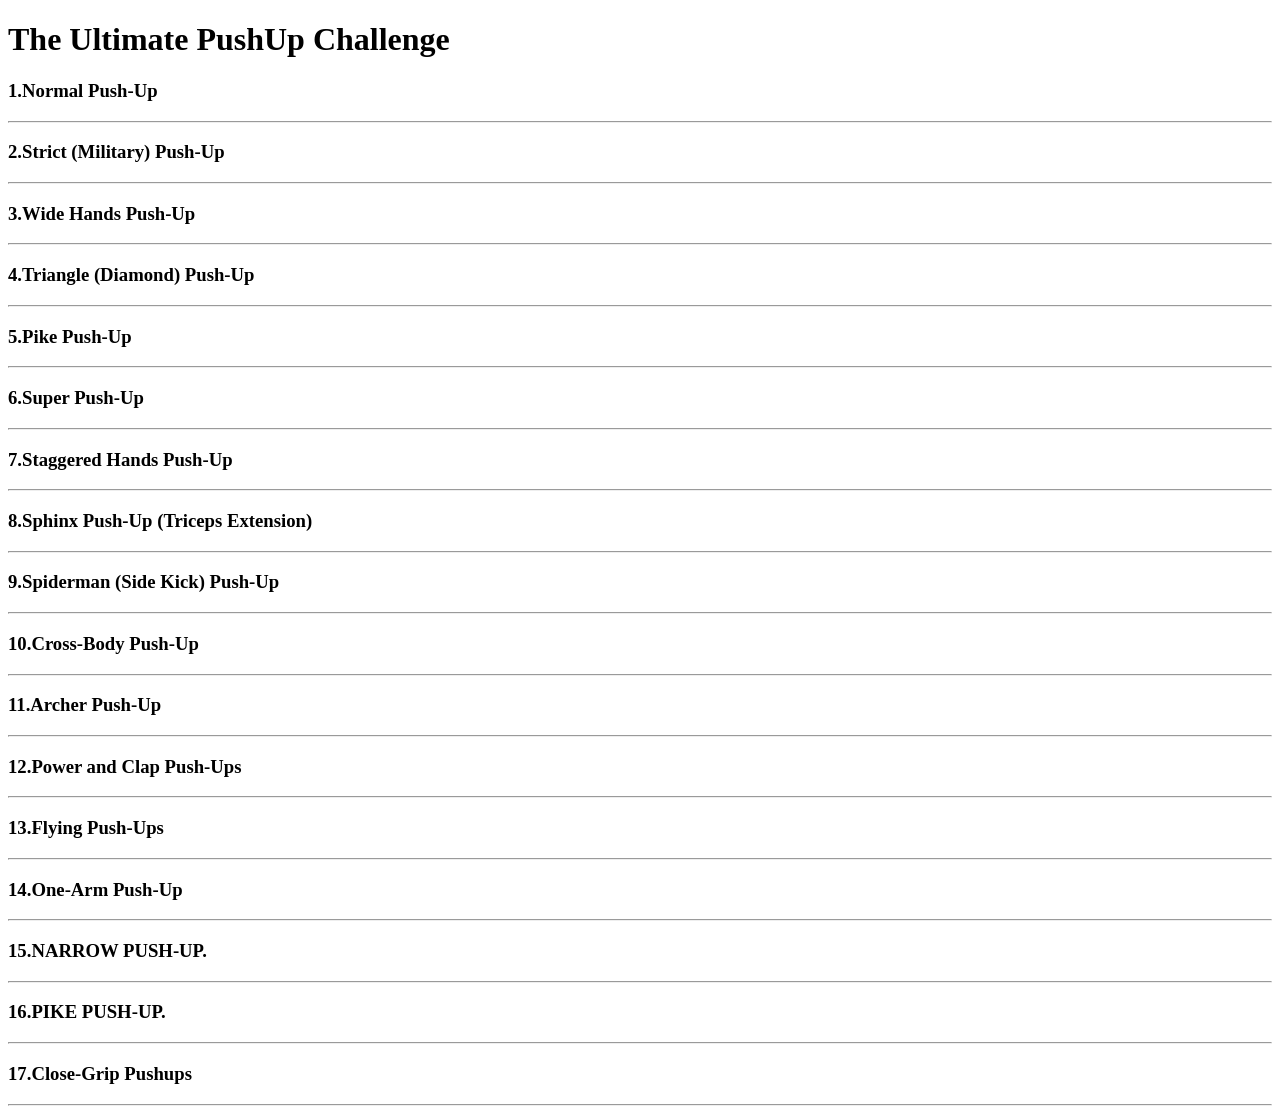
<file: pushupchallenge.html>
<!DOCTYPE html>
<html lang="en">
<head>
    <meta charset="UTF-8">
    <meta name="viewport" content="width=device-width, initial-scale=1.0">
    <title>Document</title>
</head>
<body>
    <h1>The Ultimate PushUp Challenge</h1>
    <h3>1.Normal Push-Up</h3><hr>
    <h3>2.Strict (Military) Push-Up</h3><hr>
    <h3>3.Wide Hands Push-Up</h3><hr>
    <h3>4.Triangle (Diamond) Push-Up</h3><hr>
    <h3>5.Pike Push-Up</h3><hr>
    <h3>6.Super Push-Up</h3><hr>
    <h3>7.Staggered Hands Push-Up</h3><hr>
    <h3>8.Sphinx Push-Up (Triceps Extension)</h3><hr>
    <h3>9.Spiderman (Side Kick) Push-Up</h3><hr>
    <h3>10.Cross-Body Push-Up</h3><hr>
    <h3>11.Archer Push-Up</h3><hr>
    <h3>12.Power and Clap Push-Ups</h3><hr>
    <h3>13.Flying Push-Ups</h3><hr>
    <h3>14.One-Arm Push-Up</h3><hr>
    <h3>15.NARROW PUSH-UP. </h3><hr>
    <h3>16.PIKE PUSH-UP.</h3><hr>
    <h3>17.Close-Grip Pushups</h3><hr>
</body>
</html>

<!-- 
ref
https://evolve-mma.com/blog/the-ultimate-guide-to-push-ups-and-13-popular-variations/#:~:text=Wide%2Dgrip%20pushups%20are%20a,with%20your%20hands%20wide%20apart. -->
</file>
